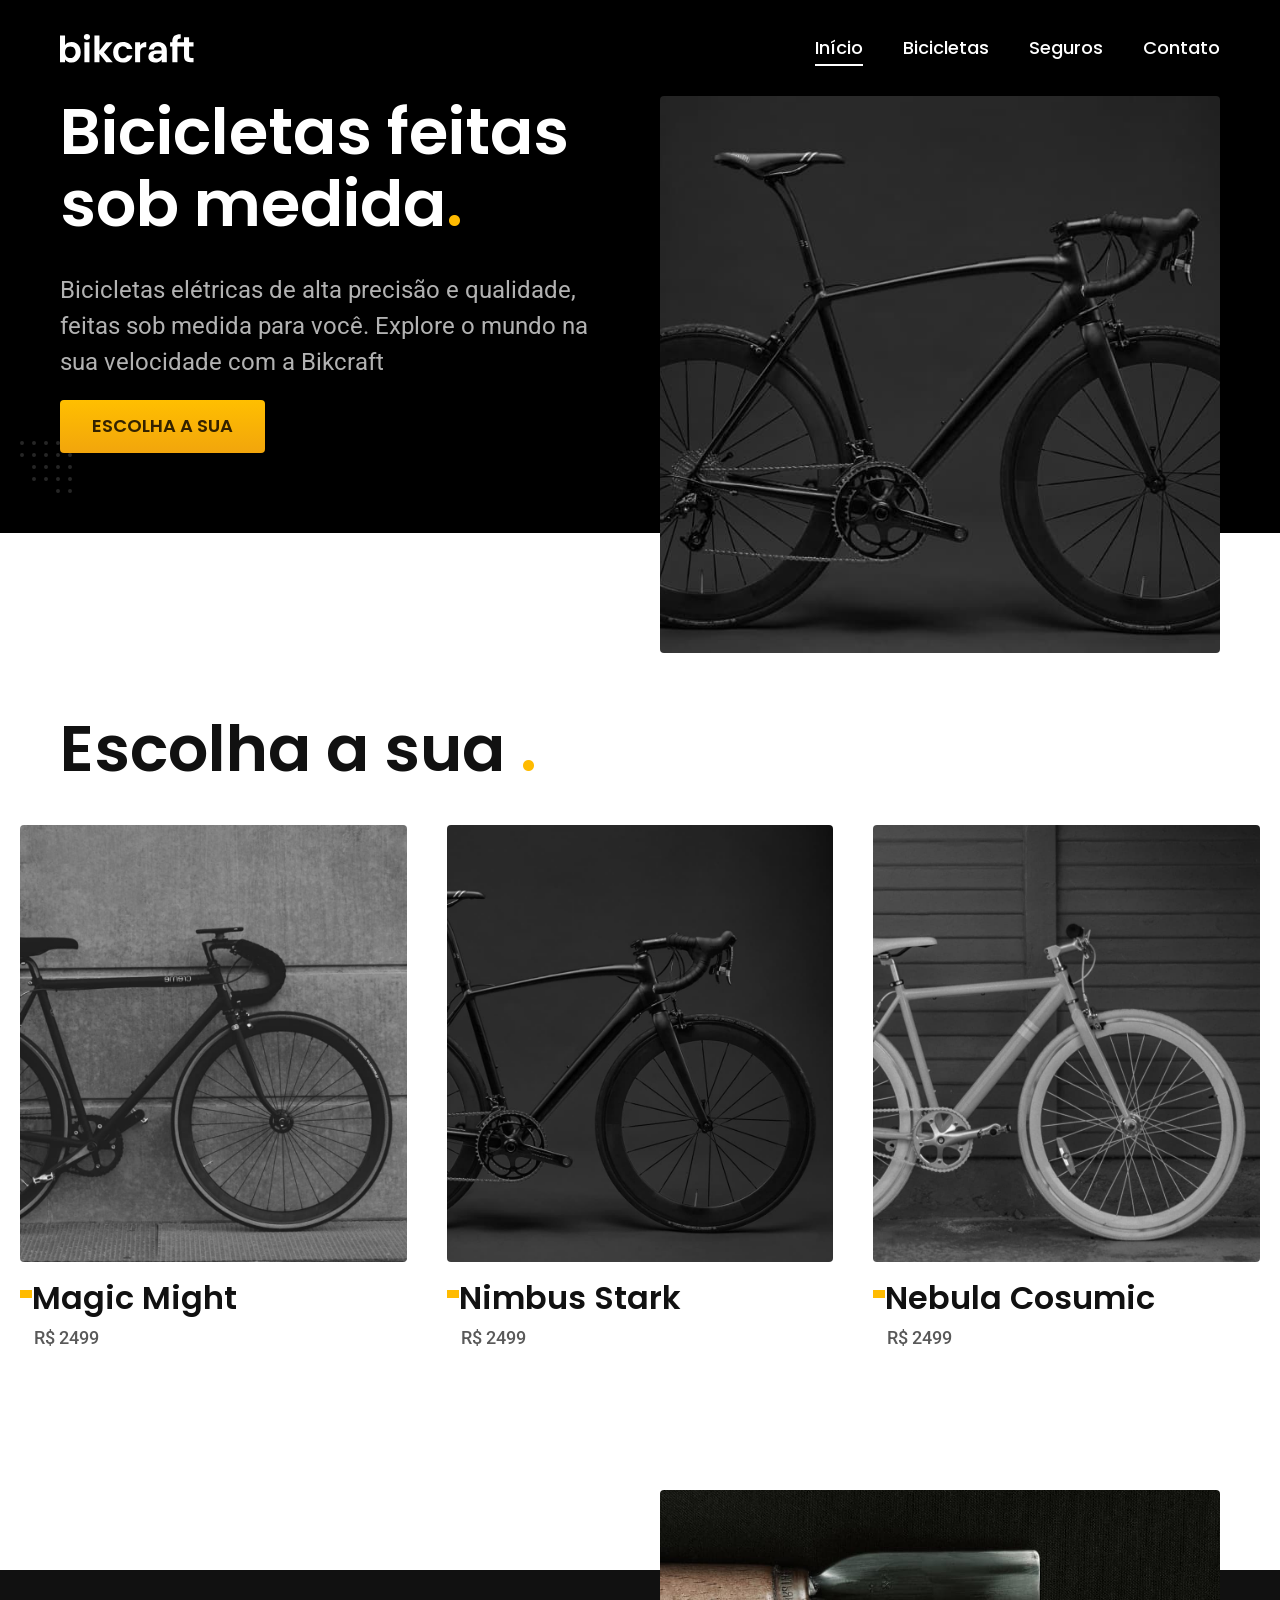
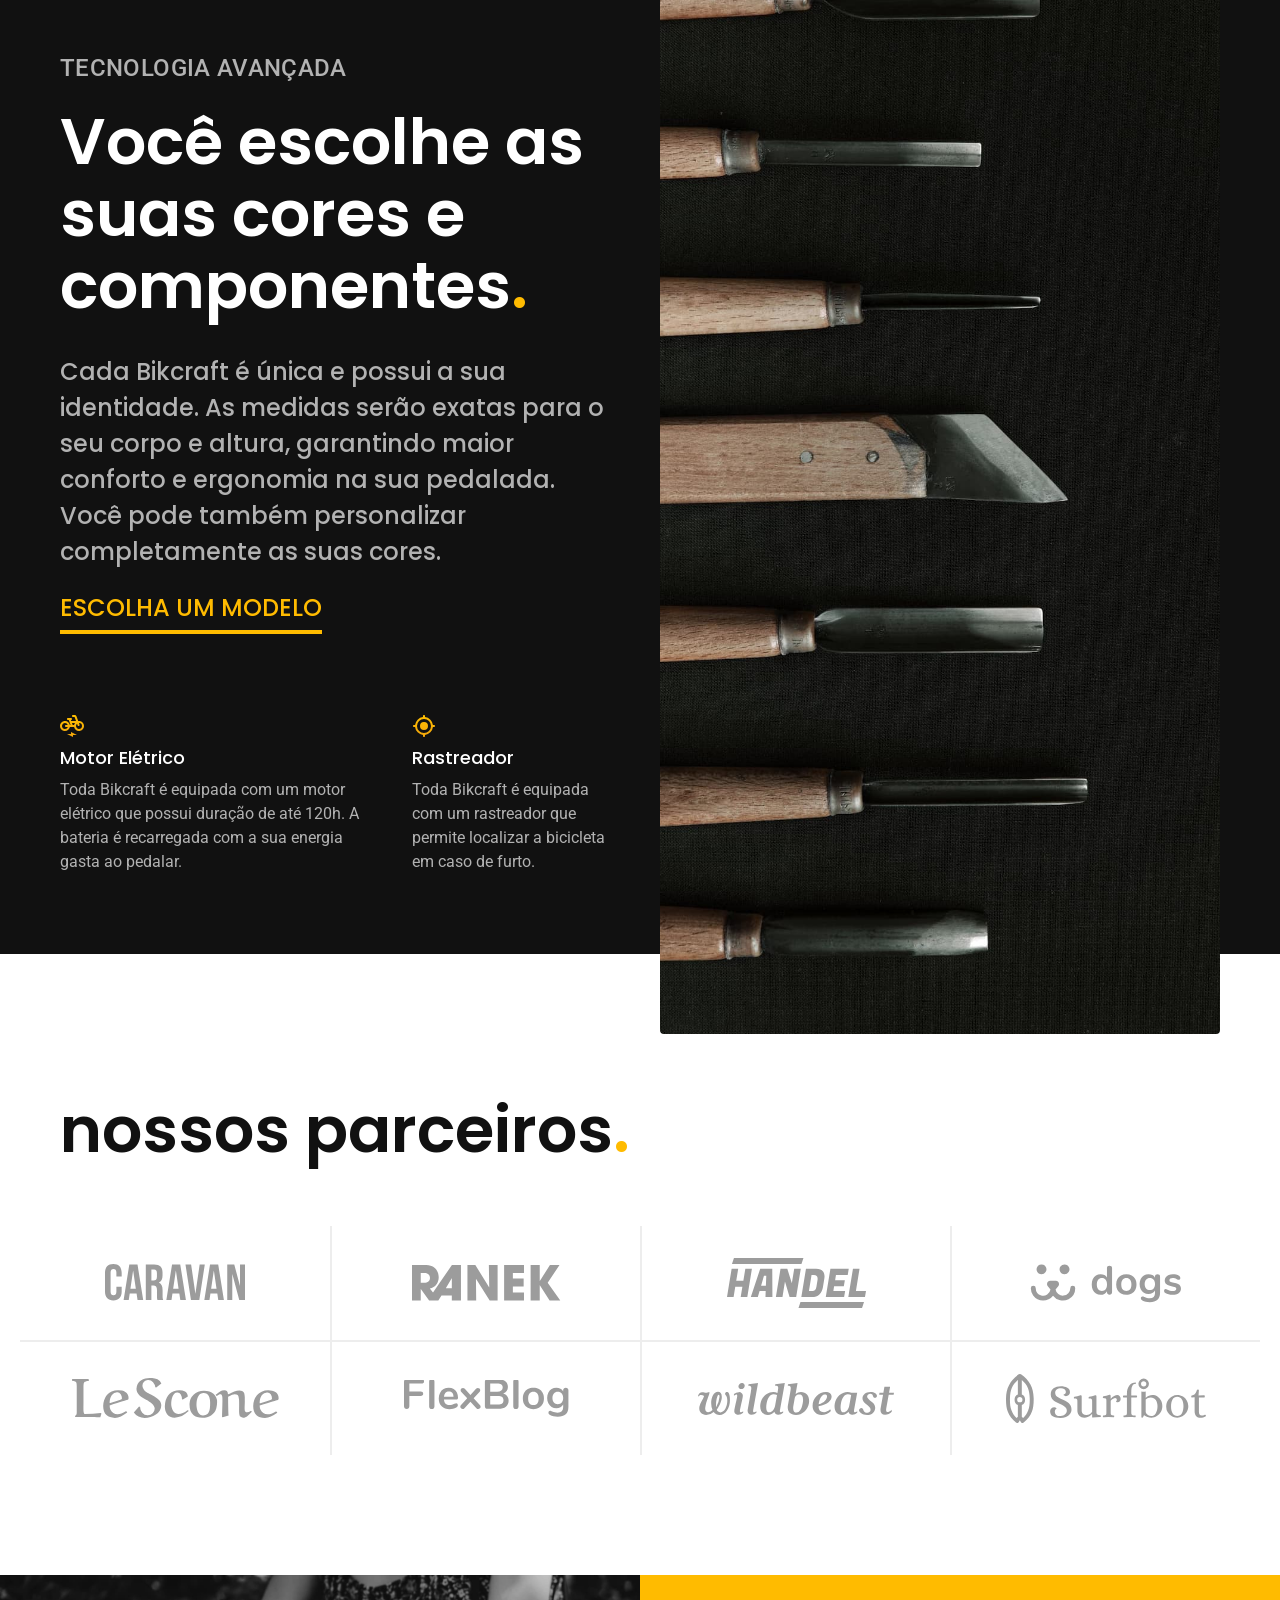
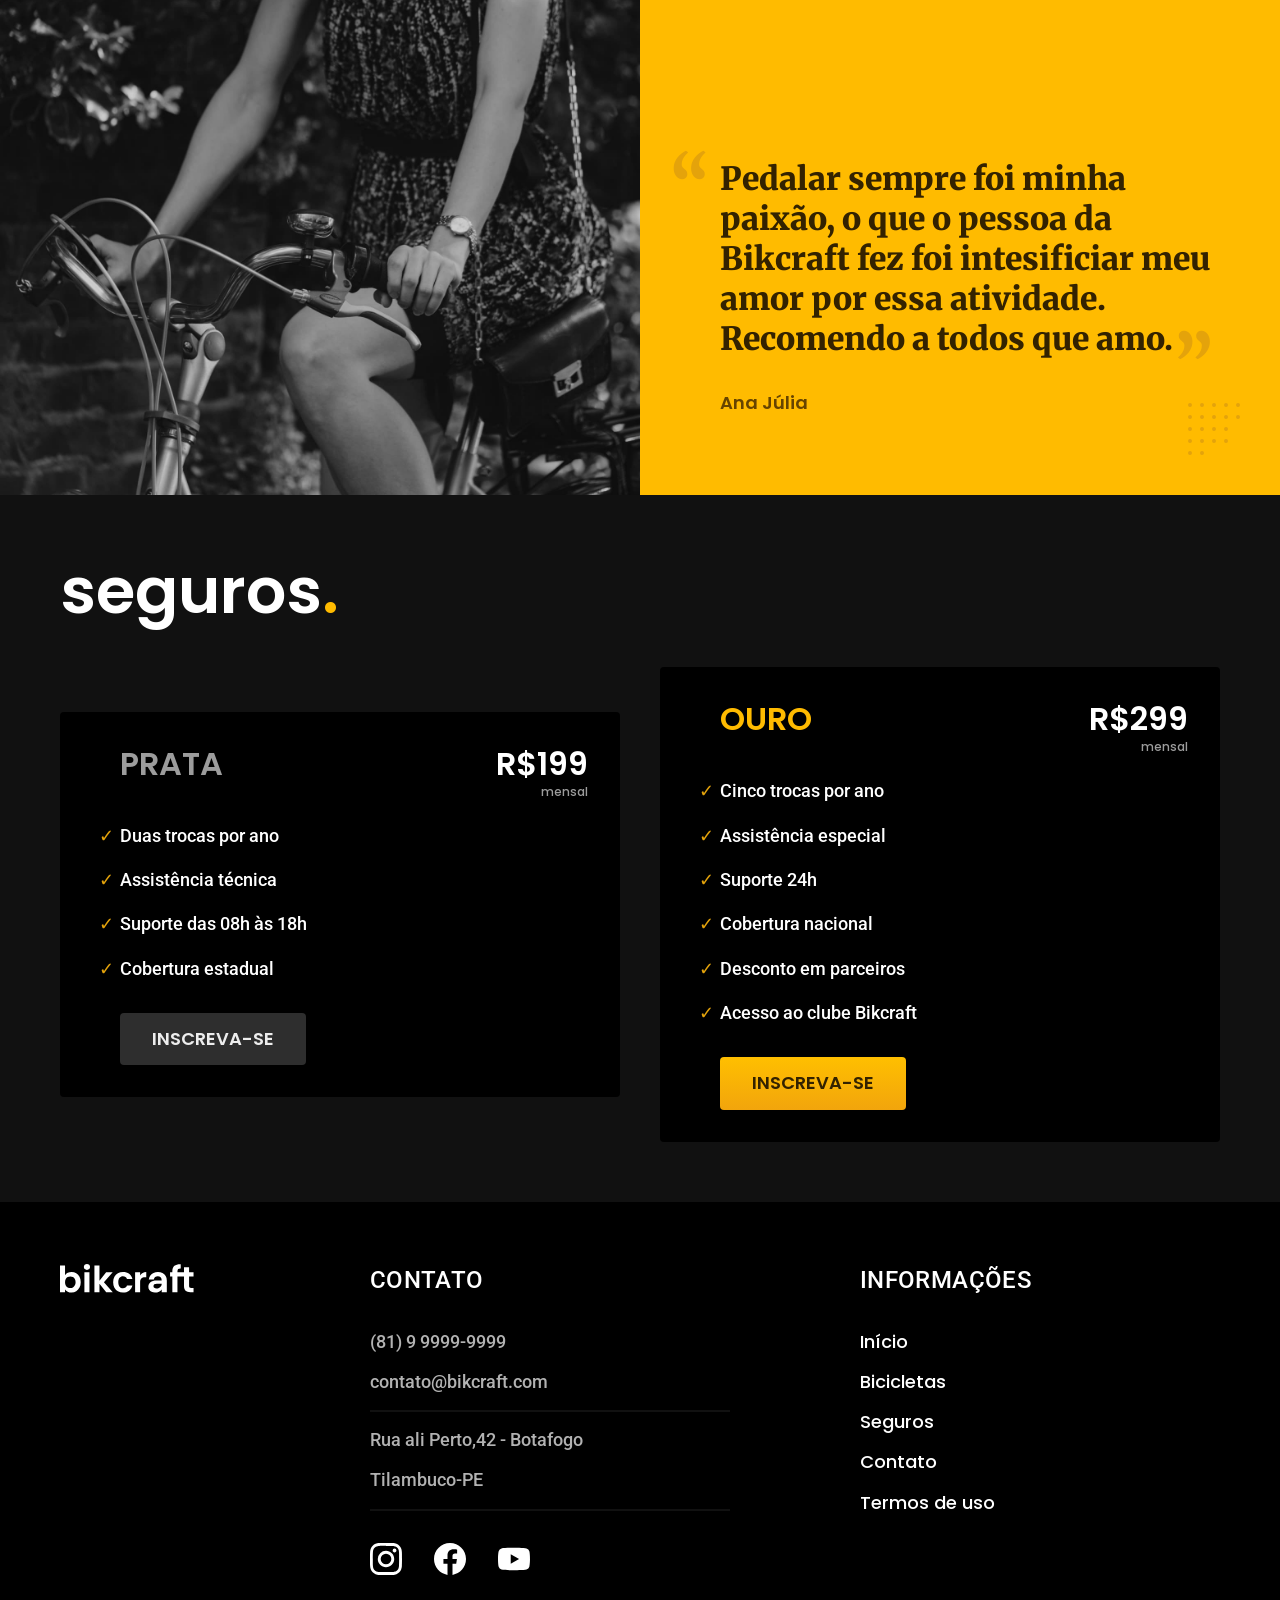
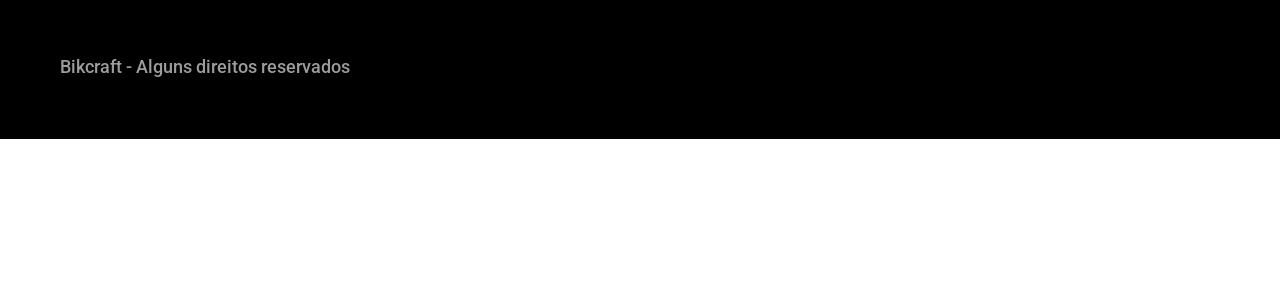
<file: index.html>
<!DOCTYPE html>
<html lang="pt-br">

  <head>
    <meta charset="UTF-8">
    <meta name="viewport" content="width=device-width, initial-scale=1.0">
    <title>Bikcraft - Bicicletas Elétricas</title>
    <meta name="description"
      content="Bicicletas elétricas de alta precisão e qualidade, feitas sob medida para você. Explore o mundo na sua velocidade com a Bikcraft.">
    <link rel="icon" href="favicon.svg" type="image/svg+xml">
    <link rel="preload" href="./css/style.min.css" as="style">
    <link rel="stylesheet" href="./css/style.min.css">
    <link rel="preconnect" href="https://fonts.googleapis.com">
    <link rel="preconnect" href="https://fonts.gstatic.com" crossorigin>
    <link
      href="https://fonts.googleapis.com/css2?family=Poppins:wght@400;600&family=Roboto:ital,wght@0,500;1,500&display=swap"
      rel="stylesheet">
    <link href="https://fonts.googleapis.com/css2?family=Merriweather:ital,opsz@1,18..144&display=swap"
      rel="stylesheet">

    <script>document.documentElement.classList.add('js')</script>
  </head>

  <body>
    <header class="header-bg">
      <div class="header container">
        <a href="./"><img src="./img/bikcraft.svg" alt="Bikcraft" width="136" height="32"></a>
        <nav aria-label="Principal">
          <ul class="header-menu font-1-m cor-0">
            <li><a href="./index.html">Início</a></li>
            <li><a href="./bicicletas.html">Bicicletas</a></li>
            <li><a href="./seguros.html">Seguros</a></li>
            <li><a href="./contato.html">Contato</a></li>
          </ul>
        </nav>
      </div>
    </header>


    <main class="introducao-bg">
      <div class="container introducao">
        <div class="introducao-conteudo">
          <h1 class="font-1-xxl fadeInDown" data-anime="200">Bicicletas feitas sob medida<span class="cor-p1">.</span>
          </h1>
          <p class="font-2-l fadeInDown" data-anime="400">Bicicletas elétricas de alta precisão e qualidade, feitas sob
            medida para
            você. Explore
            o mundo na sua
            velocidade com a Bikcraft</p>
          <a class="botao fadeInDown" href="./bicicletas.html" data-anime="600">Escolha a sua</a>
        </div>
        <picture data-anime="800">
          <source srcset="./img/bicicletas/nimbus.jpg" media="(max-width: 800px)">
          <img src="./img/fotos/introducao.jpg" alt="Bicicleta elétrica preta." width="1280" height="1600">
        </picture>
      </div>
    </main>

    <article class="bicicletas-lista">
      <h2 class="container font-1-xxl">Escolha a sua <span class="cor-p1">.</span></h2>
      <ul>
        <li>
          <a href="./bicicletas/magic.html">
            <img src="./img/bicicletas/magic-home.jpg" alt="Bicicleta Preta" width="920" height="1040">
            <h3 class="font-1-xl">Magic Might</h3>
            <span class="font-2-m cor-8">R$ 2499</span>
          </a>
        </li>
        <li>
          <a href="./bicicletas/nimbus.html">
            <img src="./img/bicicletas/nimbus-home.jpg" alt="Bicicleta Preta" width="920" height="1040">
            <h3 class="font-1-xl">Nimbus Stark</h3>
            <span class="font-2-m cor-8">R$ 2499</span>
          </a>
        </li>
        <li>
          <a href="./bicicletas/nebula.html">
            <img src="./img/bicicletas/nebula-home.jpg" alt="Bicicleta Preta" width="920" height="1040">
            <h3 class="font-1-xl">Nebula Cosumic</h3>
            <span class="font-2-m cor-8">R$ 2499</span>
          </a>
        </li>
      </ul>

    </article>

    <article class="tecnologia-bg">
      <div class="tecnologia container">
        <div class="tecnologia-conteudo">
          <span class="font-2-l-b cor-5">Tecnologia Avançada</span>
          <h2 class="font-1-xxl cor-0">Você escolhe as suas cores e componentes<span class="cor-p1">.</span></h2>
          <p class="font-1-l cor-5">Cada Bikcraft é única e possui a sua identidade. As medidas serão exatas para o seu
            corpo e altura,
            garantindo maior conforto e ergonomia na sua pedalada. Você pode também personalizar completamente as suas
            cores.</p>
          <a class="link" href="./bicicletas.html">Escolha um modelo</a>
          <div class="tecnologia-vantagens">
            <div>
              <img src="./img/icones/eletrica.svg" alt="" width="32" height="32">
              <h3 class="font-1-m cor-0">Motor Elétrico</h3>
              <p class="font-2-s cor-5">Toda Bikcraft é equipada com um motor elétrico que possui duração de até 120h. A
                bateria é recarregada
                com a sua energia gasta ao pedalar.</p>
            </div>
            <div>
              <img src="./img/icones/rastreador.svg" alt="" width="32" height="32">
              <h3 class="font-1-m cor-0">Rastreador</h3>
              <p class="font-2-s cor-5">Toda Bikcraft é equipada com um rastreador que permite localizar a bicicleta em
                caso de furto.</p>
            </div>
          </div>
        </div>
        <div class="tecnologia-imagem">
          <img src="./img/fotos/tecnologia.jpg" alt="" width="1200" height="1920">
        </div>
      </div>

    </article>

    <section class="parceiros" aria-label="Nossos Parceiros">
      <h2 class="container font-1-xxl">nossos parceiros<span class="cor-p1">.</span></h2>

      <ul>
        <li><img src="./img/parceiros/caravan.svg" alt="caravan" width="140" height="38"></li>
        <li><img src="./img/parceiros/ranek.svg" alt="ranek" width="149" height="36"></li>
        <li><img src="./img/parceiros/handel.svg" alt="handel" width="139" height="50"></li>
        <li><img src="./img/parceiros/dogs.svg" alt="dogs" width="152" height="39"></li>
        <li><img src="./img/parceiros/lescone.svg" alt="lescone" width="208" height="41"></li>
        <li><img src="./img/parceiros/flexblog.svg" alt="flexblog" width="165" height="38"></li>
        <li><img src="./img/parceiros/wildbeast.svg" alt="wildbeast" width="196" height="34"></li>
        <li><img src="./img/parceiros/surfbot.svg" alt="surfbot" width="200" height="49"></li>
      </ul>
    </section>

    <section class="depoimento" aria-label="depoimento">
      <div><img src="./img/fotos/depoimento.jpg" alt="Pessoa pedalando uma bicicleta Bikcraft" width="1560"
          height="1360"></div>
      <div class="depoimento-conteudo">
        <blockquote class="font-1-xl cor-p5">
          <p>Pedalar sempre foi minha paixão, o que o pessoa da Bikcraft fez foi intesificiar meu amor por essa
            atividade.
            Recomendo a todos que amo.</p>
        </blockquote>
        <span class="font-1-m-b cor-p4">Ana Júlia</span>
      </div>
    </section>

    <article class="seguros-bg">
      <div class="seguros container">
        <h2 class="font-1-xxl cor-0">seguros<span class="cor-p1">.</span></h2>
        <div class="seguros-item">
          <h3 class="font-1-xl cor-6">PRATA</h3>
          <span class="font-1-xl cor-0">R$199 <span class="font-1-xs cor-6">mensal</span></span>
          <ul class="font-2-m cor-0">
            <li>Duas trocas por ano</li>
            <li>Assistência técnica</li>
            <li>Suporte das 08h às 18h</li>
            <li>Cobertura estadual</li>
          </ul>
          <a class="botao secundario" href="./orcamento.html">Inscreva-se</a>
        </div>
        <div class="seguros-item">
          <h3 class="font-1-xl cor-p1">OURO</h3>
          <span class="font-1-xl cor-0">R$299 <span class="font-1-xs cor-6">mensal</span></span>
          <ul class="font-2-m cor-0">
            <li>Cinco trocas por ano</li>
            <li>Assistência especial</li>
            <li>Suporte 24h</li>
            <li>Cobertura nacional</li>
            <li>Desconto em parceiros</li>
            <li>Acesso ao clube Bikcraft</li>
          </ul>
          <a class="botao" href="./orcamento.html">Inscreva-se</a>
        </div>
      </div>
    </article>

    <footer class="footer-bg">
      <div class="footer container">
        <img src="./img/bikcraft.svg" alt="Bikcraft" width="136" height="32">
        <div class="footer-contato">
          <h3 class="font-2-l-b cor-0">Contato</h3>
          <ul class="font-2-m cor-5">
            <li><a href="tel:+5581999999999">(81)&nbsp;9&nbsp;9999&#8209;9999</a></li>
            <li><a href="mailto:contato@bikcraft.com">contato@bikcraft.com</a></li>
            <li>Rua ali Perto,42 - Botafogo</li>
            <li>Tilambuco-PE</li>
          </ul>
          <div class="footer-redes">
            <a href="./"><img src="./img/redes/instagram.svg" alt="Instagram" width="32" height="32"></a>
            <a href="./"><img src="./img/redes/facebook.svg" alt="Facebook" width="32" height="32"></a>
            <a href="./"><img src="./img/redes/youtube.svg" alt="YouTube" width="32" height="32"></a>
          </div>
        </div>
        <div class="footer-informacoes">
          <h3 class="font-2-l-b cor-0">Informações</h3>
          <nav aria-label="Secundária">
            <ul class="font-1-m cor-0">
              <li><a href="./index.html">Início</a></li>
              <li><a href="./bicicletas.html">Bicicletas</a></li>
              <li><a href="./seguros.html">Seguros</a></li>
              <li><a href="./contato.html">Contato</a></li>
              <li><a href="./termos.html">Termos de uso</a></li>
            </ul>
          </nav>
        </div>
        <p class="footer-copy font-2-m cor-6">Bikcraft - Alguns direitos reservados</p>
      </div>
    </footer>

    <script src="./js/plugins/simple-anime.js"></script>
    <script src="/js/script.js"></script>
  </body>

</html>
</file>
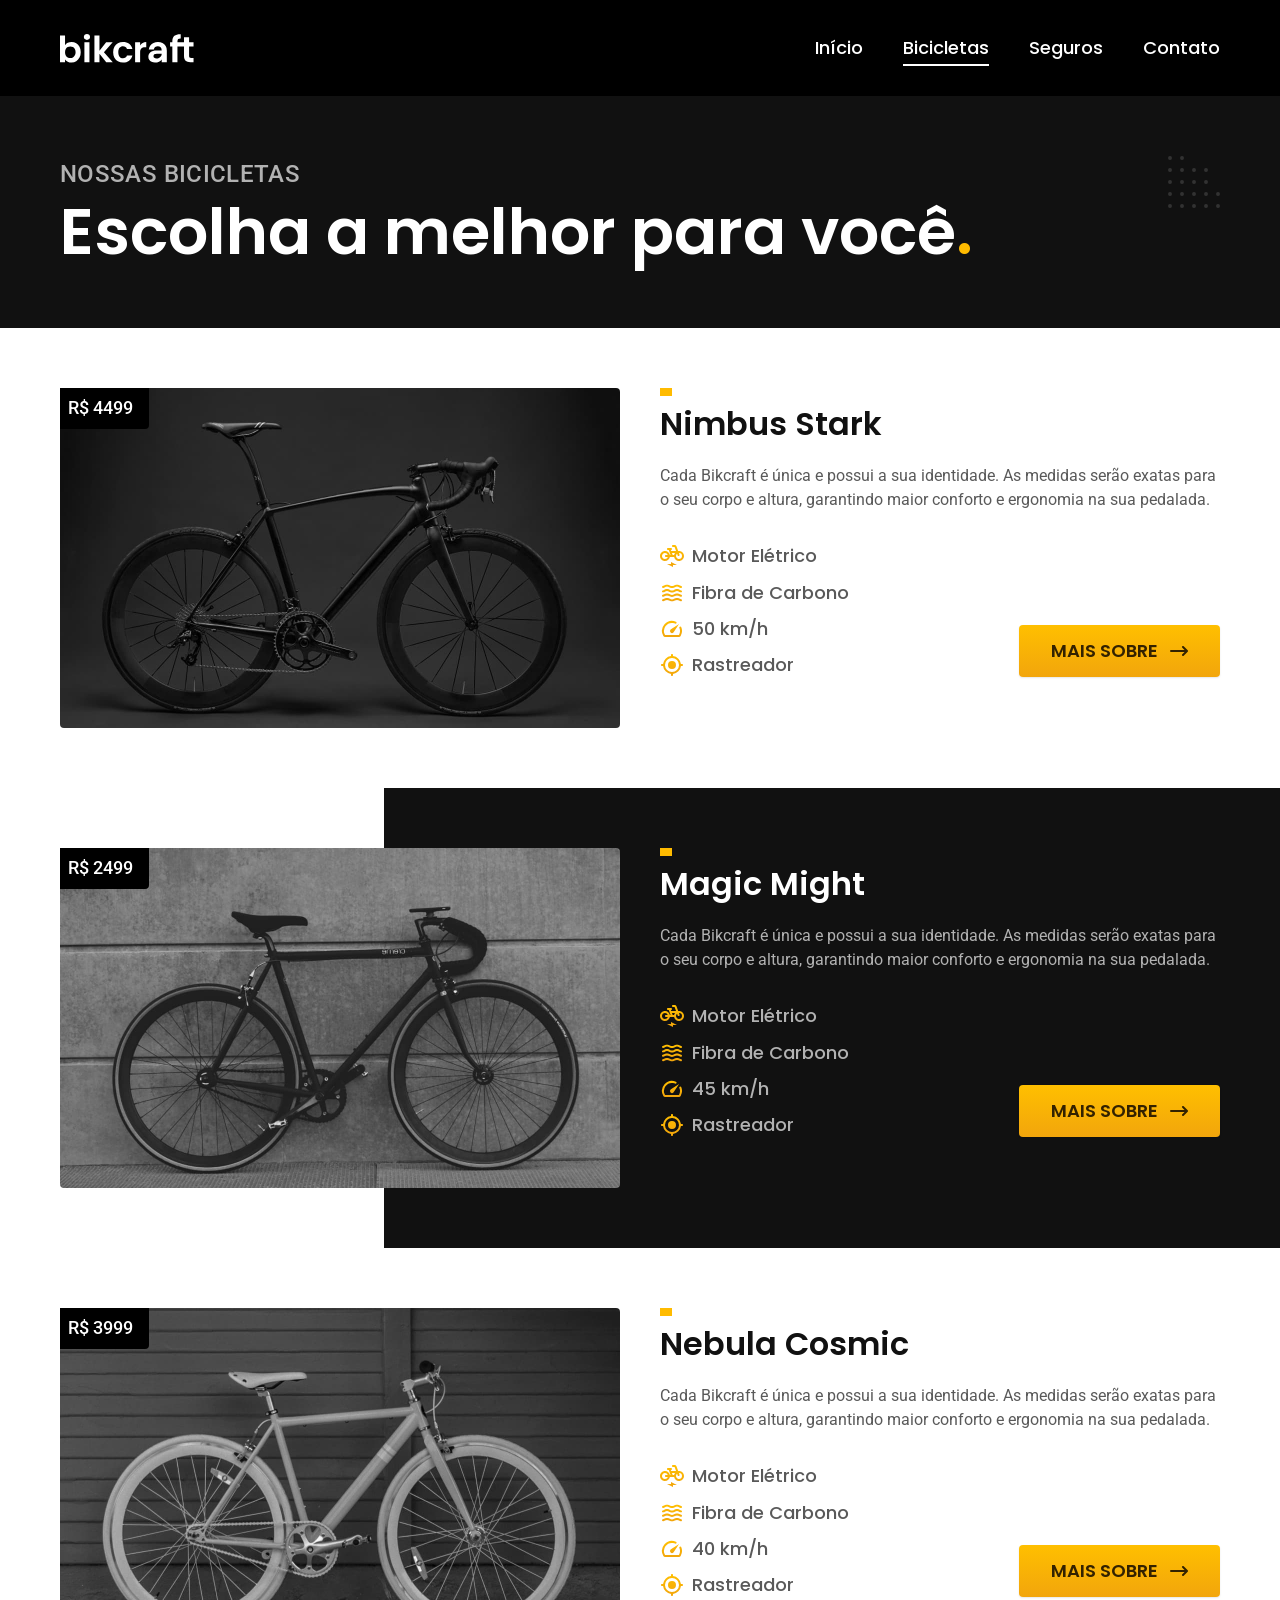
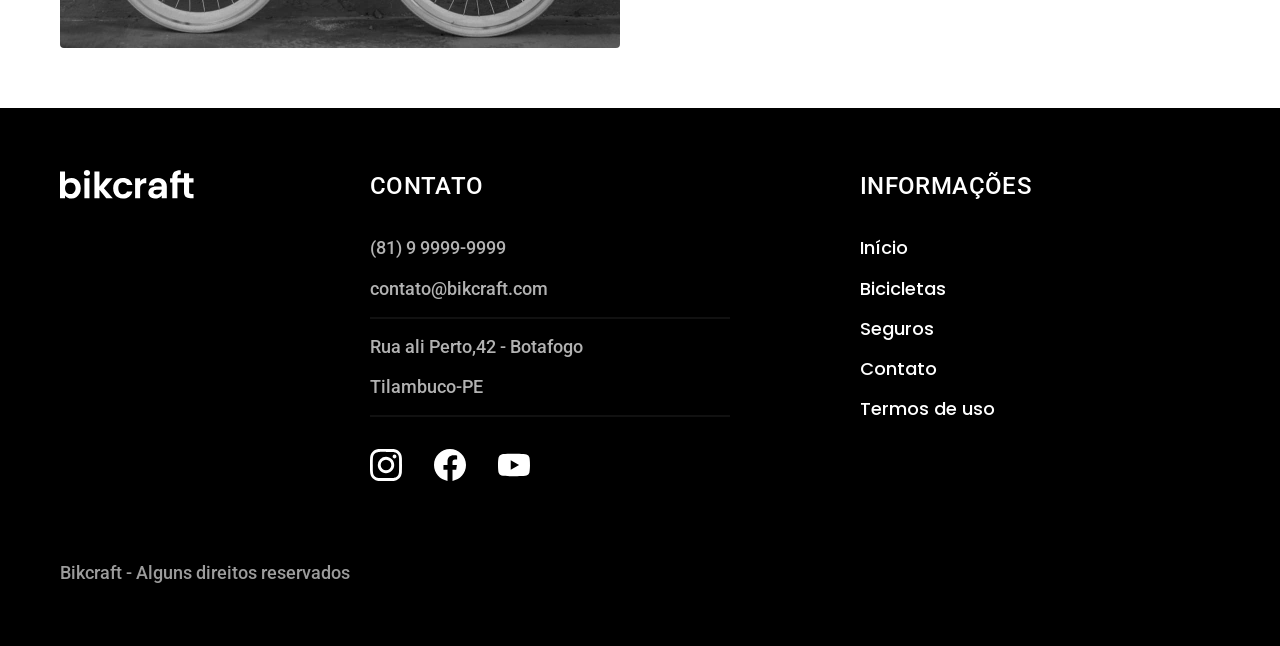
<file: bicicletas.html>
<!DOCTYPE html>
<html lang="pt-br">

  <head>
    <meta charset="UTF-8">
    <meta name="viewport" content="width=device-width, initial-scale=1.0">
    <title>Bicicletas | Bikcraft</title>
    <meta name="description"
      content="Bicicletas elétricas de alta precisão e qualidade, feitas sob medida para você. Explore o mundo na sua velocidade com a Bikcraft.">
    <link rel="icon" href="favicon.svg" type="image/svg+xml">
    <link rel="preload" href="./css/style.min.css" as="style">
    <link rel="stylesheet" href="./css/style.min.css">
    <link rel="preconnect" href="https://fonts.googleapis.com">
    <link rel="preconnect" href="https://fonts.gstatic.com" crossorigin>
    <link
      href="https://fonts.googleapis.com/css2?family=Poppins:wght@400;600&family=Roboto:ital,wght@0,500;1,500&display=swap"
      rel="stylesheet">
    <link href="https://fonts.googleapis.com/css2?family=Merriweather:ital,opsz@1,18..144&display=swap"
      rel="stylesheet">
    <script>document.documentElement.classList.add('js')</script>
  </head>

  <body id="bicicletas">
    <header class="header-bg">
      <div class="header container">
        <a href="./"><img src="./img/bikcraft.svg" alt="Bikcraft" width="136" height="32"></a>
        <nav aria-label="Principal">
          <ul class="header-menu font-1-m cor-0">
            <li><a href="./index.html">Início</a></li>
            <li><a href="./bicicletas.html">Bicicletas</a></li>
            <li><a href="./seguros.html">Seguros</a></li>
            <li><a href="./contato.html">Contato</a></li>
          </ul>
        </nav>
      </div>
    </header>

    <main>
      <div class="titulo-bg">
        <div class="titulo container">
          <p class="font-2-l-b cor-5">nossas bicicletas</p>
          <h1 class="font-1-xxl cor-0">Escolha a melhor para você<span class="cor-p1">.</span></h1>
        </div>
      </div>


      <div class="bicicletas container">
        <div class="bicicletas-imagem">
          <img src="./img/bicicletas/nimbus.jpg" alt="Bicicleta preta" width="1120" height="680">
          <span class="font-2-m cor-0">R$ 4499</span>
        </div>
        <div class="bicicletas-conteudo">
          <h2 class="font-1-xl">Nimbus Stark</h2>
          <p class="font-2-s cor-8">Cada Bikcraft é única e possui a sua identidade. As medidas serão exatas para o
            seu corpo e altura, garantindo maior conforto e ergonomia na sua pedalada.</p>
          <ul class="font-1-m cor-8">
            <li><img src="./img/icones/eletrica.svg" alt="" width="32" height="32"> Motor Elétrico</li>
            <li><img src="./img/icones/carbono.svg" alt="" width="32" height="32"> Fibra de Carbono</li>
            <li><img src="./img/icones/velocidade.svg" alt="" width="32" height="32"> 50 km/h</li>
            <li><img src="./img/icones/rastreador.svg" alt="" width="32" height="32"> Rastreador</li>
          </ul>
          <a class="botao seta" href="./bicicletas/nebula.html">Mais Sobre</a>
        </div>
      </div>


      <div class="bicicletas-bg">
        <div class="bicicletas container">
          <div class="bicicletas-imagem">
            <img src="./img/bicicletas/magic.jpg" alt="Bicicleta preta" width="1120" height="680">
            <span class="font-2-m cor-0">R$ 2499</span>
          </div>
          <div class="bicicletas-conteudo">
            <h2 class="font-1-xl cor-0">Magic Might</h2>
            <p class="font-2-s cor-5">Cada Bikcraft é única e possui a sua identidade. As medidas serão exatas para o
              seu corpo e altura, garantindo maior conforto e ergonomia na sua pedalada.</p>
            <ul class="font-1-m cor-5">
              <li><img src="./img/icones/eletrica.svg" alt="" width="32" height="32"> Motor Elétrico</li>
              <li><img src="./img/icones/carbono.svg" alt="" width="32" height="32"> Fibra de Carbono</li>
              <li><img src="./img/icones/velocidade.svg" alt="" width="32" height="32"> 45 km/h</li>
              <li><img src="./img/icones/rastreador.svg" alt="" width="32" height="32"> Rastreador</li>
            </ul>
            <a class="botao seta" href="./bicicletas/nebula.html">Mais Sobre</a>
          </div>
        </div>
      </div>


      <div class="bicicletas container">
        <div class="bicicletas-imagem">
          <img src="./img/bicicletas/nebula.jpg" alt="Bicicleta preta" width="1120" height="680">
          <span class="font-2-m cor-0">R$ 3999</span>
        </div>
        <div class="bicicletas-conteudo">
          <h2 class="font-1-xl">Nebula Cosmic</h2>
          <p class="font-2-s cor-8">Cada Bikcraft é única e possui a sua identidade. As medidas serão exatas para o
            seu corpo e altura, garantindo maior conforto e ergonomia na sua pedalada.</p>
          <ul class="font-1-m cor-8">
            <li><img src="./img/icones/eletrica.svg" alt="" width="32" height="32"> Motor Elétrico</li>
            <li><img src="./img/icones/carbono.svg" alt="" width="32" height="32"> Fibra de Carbono</li>
            <li><img src="./img/icones/velocidade.svg" alt="" width="32" height="32"> 40 km/h</li>
            <li><img src="./img/icones/rastreador.svg" alt="" width="32" height="32"> Rastreador</li>
          </ul>
          <a class="botao seta" href="./bicicletas/nebula.html">Mais Sobre</a>
        </div>
      </div>

    </main>

    <footer class="footer-bg">
      <div class="footer container">
        <img src="./img/bikcraft.svg" alt="Bikcraft" width="136" height="32">
        <div class="footer-contato">
          <h3 class="font-2-l-b cor-0">Contato</h3>
          <ul class="font-2-m cor-5">
            <li><a href="tel:+5581999999999">(81)&nbsp;9&nbsp;9999&#8209;9999</a></li>
            <li><a href="mailto:contato@bikcraft.com">contato@bikcraft.com</a></li>
            <li>Rua ali Perto,42 - Botafogo</li>
            <li>Tilambuco-PE</li>
          </ul>
          <div class="footer-redes">
            <a href="./"><img src="./img/redes/instagram.svg" alt="Instagram" width="32" height="32"></a>
            <a href="./"><img src="./img/redes/facebook.svg" alt="Facebook" width="32" height="32"></a>
            <a href="./"><img src="./img/redes/youtube.svg" alt="YouTube" width="32" height="32"></a>
          </div>
        </div>
        <div class="footer-informacoes">
          <h3 class="font-2-l-b cor-0">Informações</h3>
          <nav aria-label="Secundária">
            <ul class="font-1-m cor-0">
              <li><a href="./index.html">Início</a></li>
              <li><a href="./bicicletas.html">Bicicletas</a></li>
              <li><a href="./seguros.html">Seguros</a></li>
              <li><a href="./contato.html">Contato</a></li>
              <li><a href="./termos.html">Termos de uso</a></li>
            </ul>
          </nav>
        </div>
        <p class="footer-copy font-2-m cor-6">Bikcraft - Alguns direitos reservados</p>
      </div>
    </footer>
    <script src="./js/script.js"></script>
  </body>

</html>
</file>
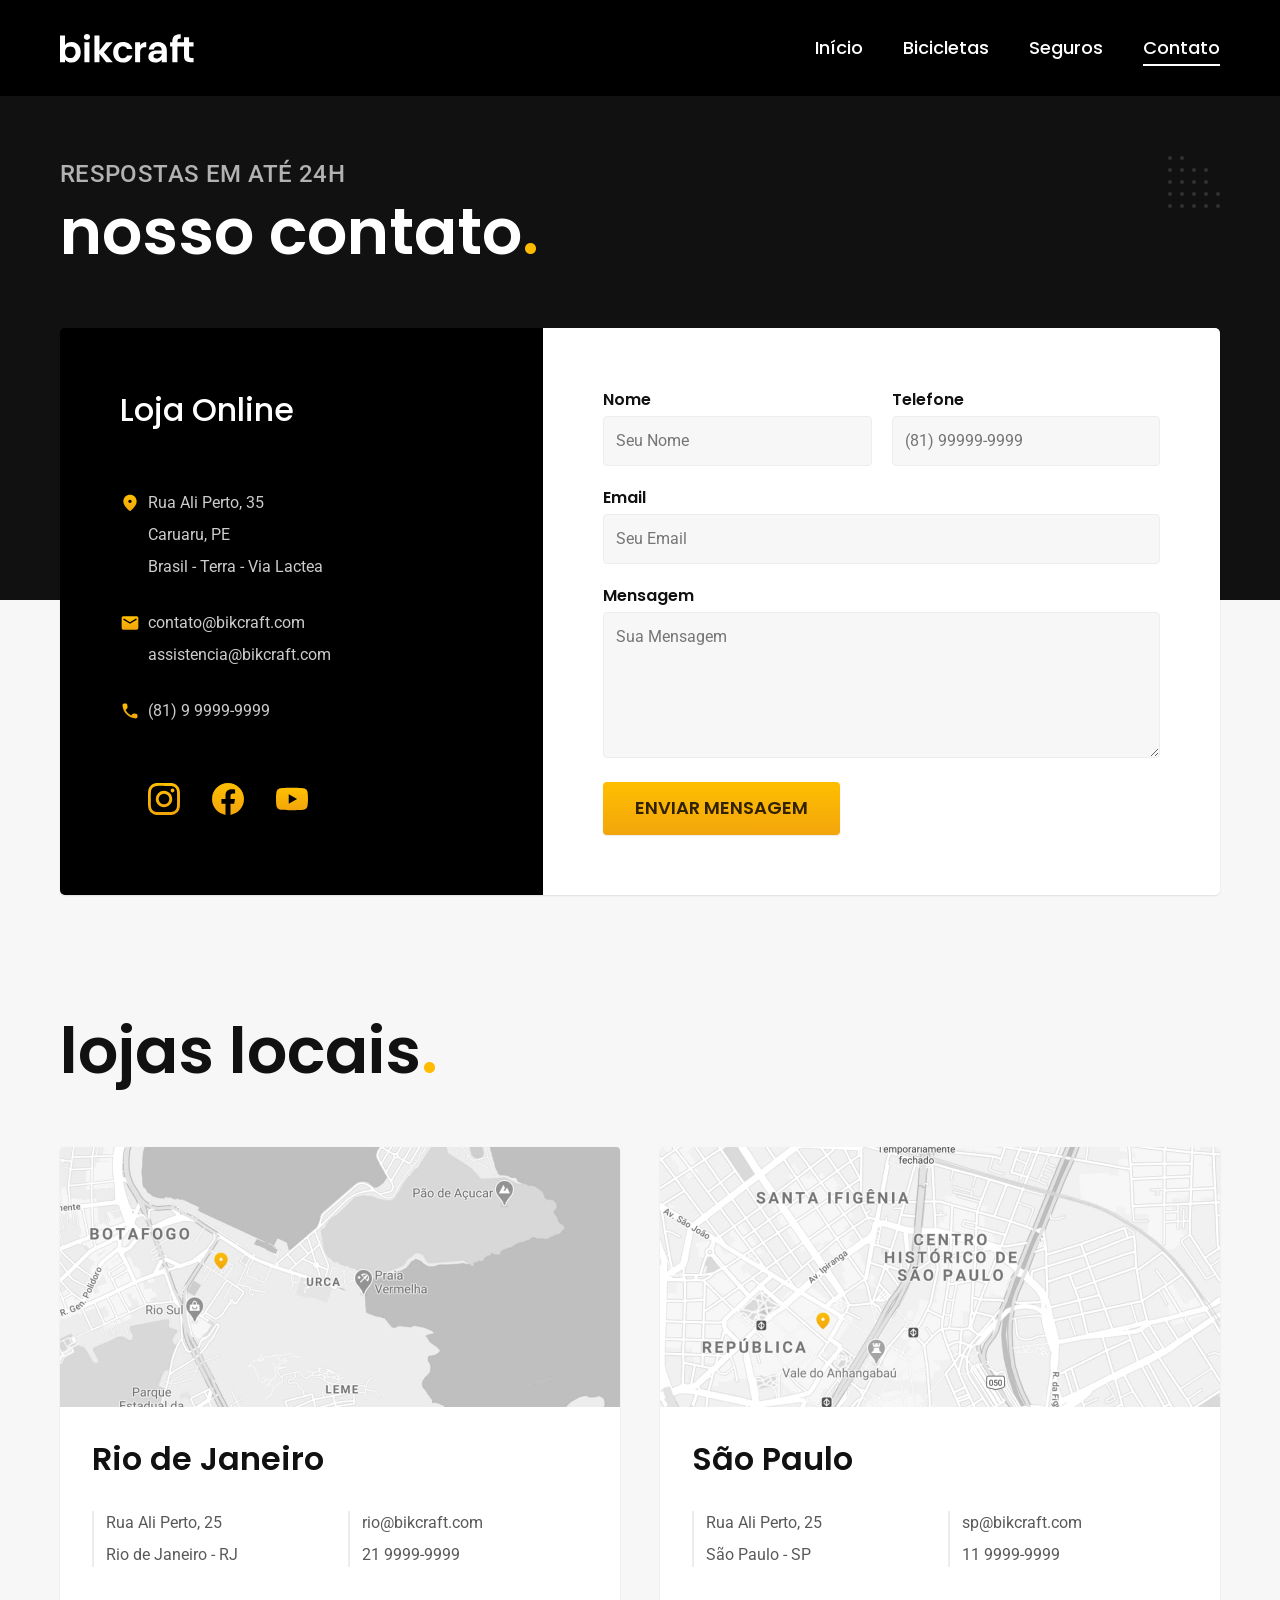
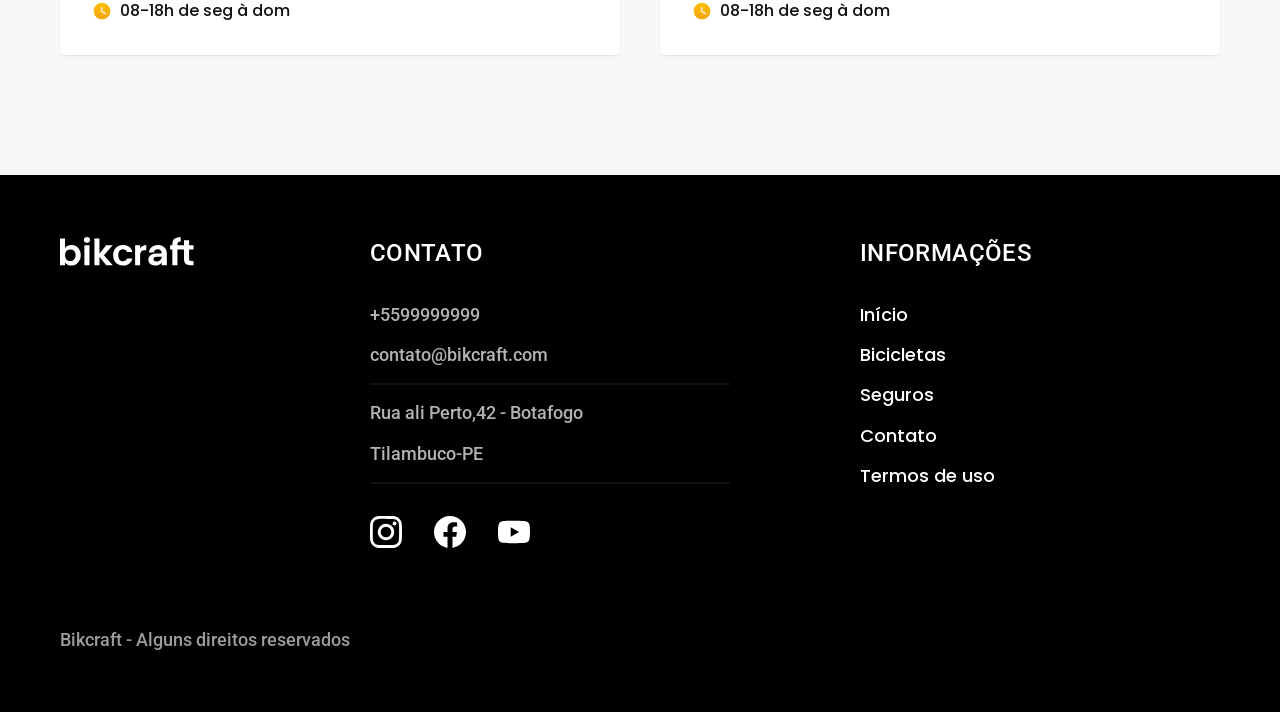
<file: contato.html>
<!DOCTYPE html>
<html lang="pt-br">

  <head>
    <meta charset="UTF-8">
    <meta name="viewport" content="width=device-width, initial-scale=1.0">
    <title>Contato | Bikcraft</title>
    <meta name="description" content="Termos e Condições">
    <link rel="icon" href="favicon.svg" type="image/svg+xml">
    <link rel="preload" href="./css/style.min.css" as="style">
    <link rel="stylesheet" href="./css/style.min.css">
    <link rel="preconnect" href="https://fonts.googleapis.com">
    <link rel="preconnect" href="https://fonts.gstatic.com" crossorigin>
    <link
      href="https://fonts.googleapis.com/css2?family=Poppins:wght@400;600&family=Roboto:ital,wght@0,500;1,500&display=swap"
      rel="stylesheet">
    <link href="https://fonts.googleapis.com/css2?family=Merriweather:ital,opsz@1,18..144&display=swap"
      rel="stylesheet">
    <script>document.documentElement.classList.add('js')</script>
  </head>

  <body id="contato">
    <header class="header-bg">
      <div class="header container">
        <a href="./"><img src="./img/bikcraft.svg" alt="Bikcraft" width="136" height="32"></a>
        <nav aria-label="Principal">
          <ul class="header-menu font-1-m cor-0">
            <li><a href="./index.html">Início</a></li>
            <li><a href="./bicicletas.html">Bicicletas</a></li>
            <li><a href="./seguros.html">Seguros</a></li>
            <li><a href="./contato.html">Contato</a></li>
          </ul>
        </nav>
      </div>
    </header>

    <main>
      <div class="titulo-bg">
        <div class="titulo container">
          <p class="font-2-l-b cor-5">Respostas em até 24h</p>
          <h1 class="font-1-xxl cor-0">nosso contato<span class="cor-p1">.</span></h1>
        </div>
      </div>

      <div class="contato container">
        <section aria-label="Endereço" class="contato-dados">
          <h2 class="font-1-m cor-0">Loja Online</h2>
          <div class="contato-endereco font-2-s cor-4">
            <p>Rua Ali Perto, 35</p>
            <p>Caruaru, PE</p>
            <p>Brasil - Terra - Via Lactea</p>
          </div>
          <address class="contato-meios font-2-s cor-4">
            <a href="mailto:contato@bikcraft.com">contato@bikcraft.com</a>
            <a href="mailto:assistencia@bikcraft.com">assistencia@bikcraft.com</a>
            <a href="tel:+5581999999999">(81)&nbsp;9&nbsp;9999&#8209;9999</a>
          </address>
          <div class="contato-redes">
            <a href="./"><img src="./img/redes/instagram-p.svg" alt="Instagram" width="32" height="32"></a>
            <a href="./"><img src="./img/redes/facebook-p.svg" alt="Facebook" width="32" height="32"></a>
            <a href="./"><img src="./img/redes/youtube-p.svg" alt="YouTube" width="32" height="32"></a>
          </div>
        </section>
        <section aria-label="Formulário" class="contato-formulario">
          <form action="./enviar.php" method="post" class="form">
            <div>
              <label for="nome">Nome</label>
              <input type="text" id="nome" name="nome" placeholder="Seu Nome">
            </div>
            <div>
              <label for="telefone">Telefone</label>
              <input type="text" id="telefone" name="telefone" placeholder="(81) 99999-9999">
            </div>
            <div class="col-2">
              <label for="email">Email</label>
              <input type="email" id="email" name="email" placeholder="Seu Email" required>
            </div>
            <div class="col-2">
              <label for="mensagem">Mensagem</label>
              <textarea rows="5" id="mensagem" name="mensagem" placeholder="Sua Mensagem"></textarea>
            </div>
            <button type="submit" class="botao col-2">Enviar Mensagem</button>
          </form>
        </section>
      </div>

    </main>



    <article class="lojas container">
      <h2 class="font-1-xxl">lojas locais<span class="cor-p1">.</span></h2>
      <div class="lojas-item">
        <img src="./img/lojas/rj.jpg" alt="mapa marcando o endereço da loja no Rio de Janeiro" width="1120"
          height="520">
        <div class="lojas-conteudo">
          <h3 class="font-1-xl">Rio de Janeiro</h3>
          <div class="lojas-dados font-2-s cor-8">
            <p>Rua Ali Perto, 25</p>
            <p>Rio de Janeiro - RJ</p>
          </div>
          <div class="lojas-dados font-2-s cor-8">
            <a href="mailto:rio@bikcraft.com">rio@bikcraft.com</a>
            <a href="tel:+552199999999">21 9999-9999</a>
          </div>
          <p class="lojas-tempo font-1-s"><img src="./img/icones/horario.svg" alt="" width="20" height="20">08-18h de
            seg à dom</p>
        </div>
      </div>
      <div class="lojas-item">
        <img src="./img/lojas/sp.jpg" alt="mapa marcando o endereço da loja no Rio de Janeiro" width="1120"
          height="520">
        <div class="lojas-conteudo">
          <h3 class="font-1-xl">São Paulo</h3>
          <div class="lojas-dados font-2-s cor-8">
            <p>Rua Ali Perto, 25</p>
            <p>São Paulo - SP</p>
          </div>
          <div class="lojas-dados font-2-s cor-8">
            <a href="mailto:rio@bikcraft.com">sp@bikcraft.com</a>
            <a href="tel:+551199999999">11 9999-9999</a>
          </div>
          <p class="lojas-tempo font-1-s"><img src="./img/icones/horario.svg" alt="" width="20" height="20">08-18h de
            seg à dom</p>
        </div>
      </div>
    </article>

    <footer class="footer-bg">
      <div class="footer container">
        <img src="./img/bikcraft.svg" alt="Bikcraft" width="136" height="32">
        <div class="footer-contato">
          <h3 class="font-2-l-b cor-0">Contato</h3>
          <ul class="font-2-m cor-5">
            <li><a href="tel:+558199999999">+5599999999</a></li>
            <li><a href="mailto:contato@bikcraft.com">contato@bikcraft.com</a></li>
            <li>Rua ali Perto,42 - Botafogo</li>
            <li>Tilambuco-PE</li>
          </ul>
          <div class="footer-redes">
            <a href="./"><img src="./img/redes/instagram.svg" alt="Instagram" width="32" height="32"></a>
            <a href="./"><img src="./img/redes/facebook.svg" alt="Facebook" width="32" height="32"></a>
            <a href="./"><img src="./img/redes/youtube.svg" alt="YouTube" width="32" height="32"></a>
          </div>
        </div>
        <div class="footer-informacoes">
          <h3 class="font-2-l-b cor-0">Informações</h3>
          <nav aria-label="Secundária">
            <ul class="font-1-m cor-0">
              <li><a href="./index.html">Início</a></li>
              <li><a href="./bicicletas.html">Bicicletas</a></li>
              <li><a href="./seguros.html">Seguros</a></li>
              <li><a href="./contato.html">Contato</a></li>
              <li><a href="./termos.html">Termos de uso</a></li>
            </ul>
          </nav>
        </div>
        <p class="footer-copy font-2-m cor-6">Bikcraft - Alguns direitos reservados</p>
      </div>
    </footer>
    <script src="./js/script.js"></script>
    <script src="./js/formulario.js"></script>
  </body>

</html>
</file>
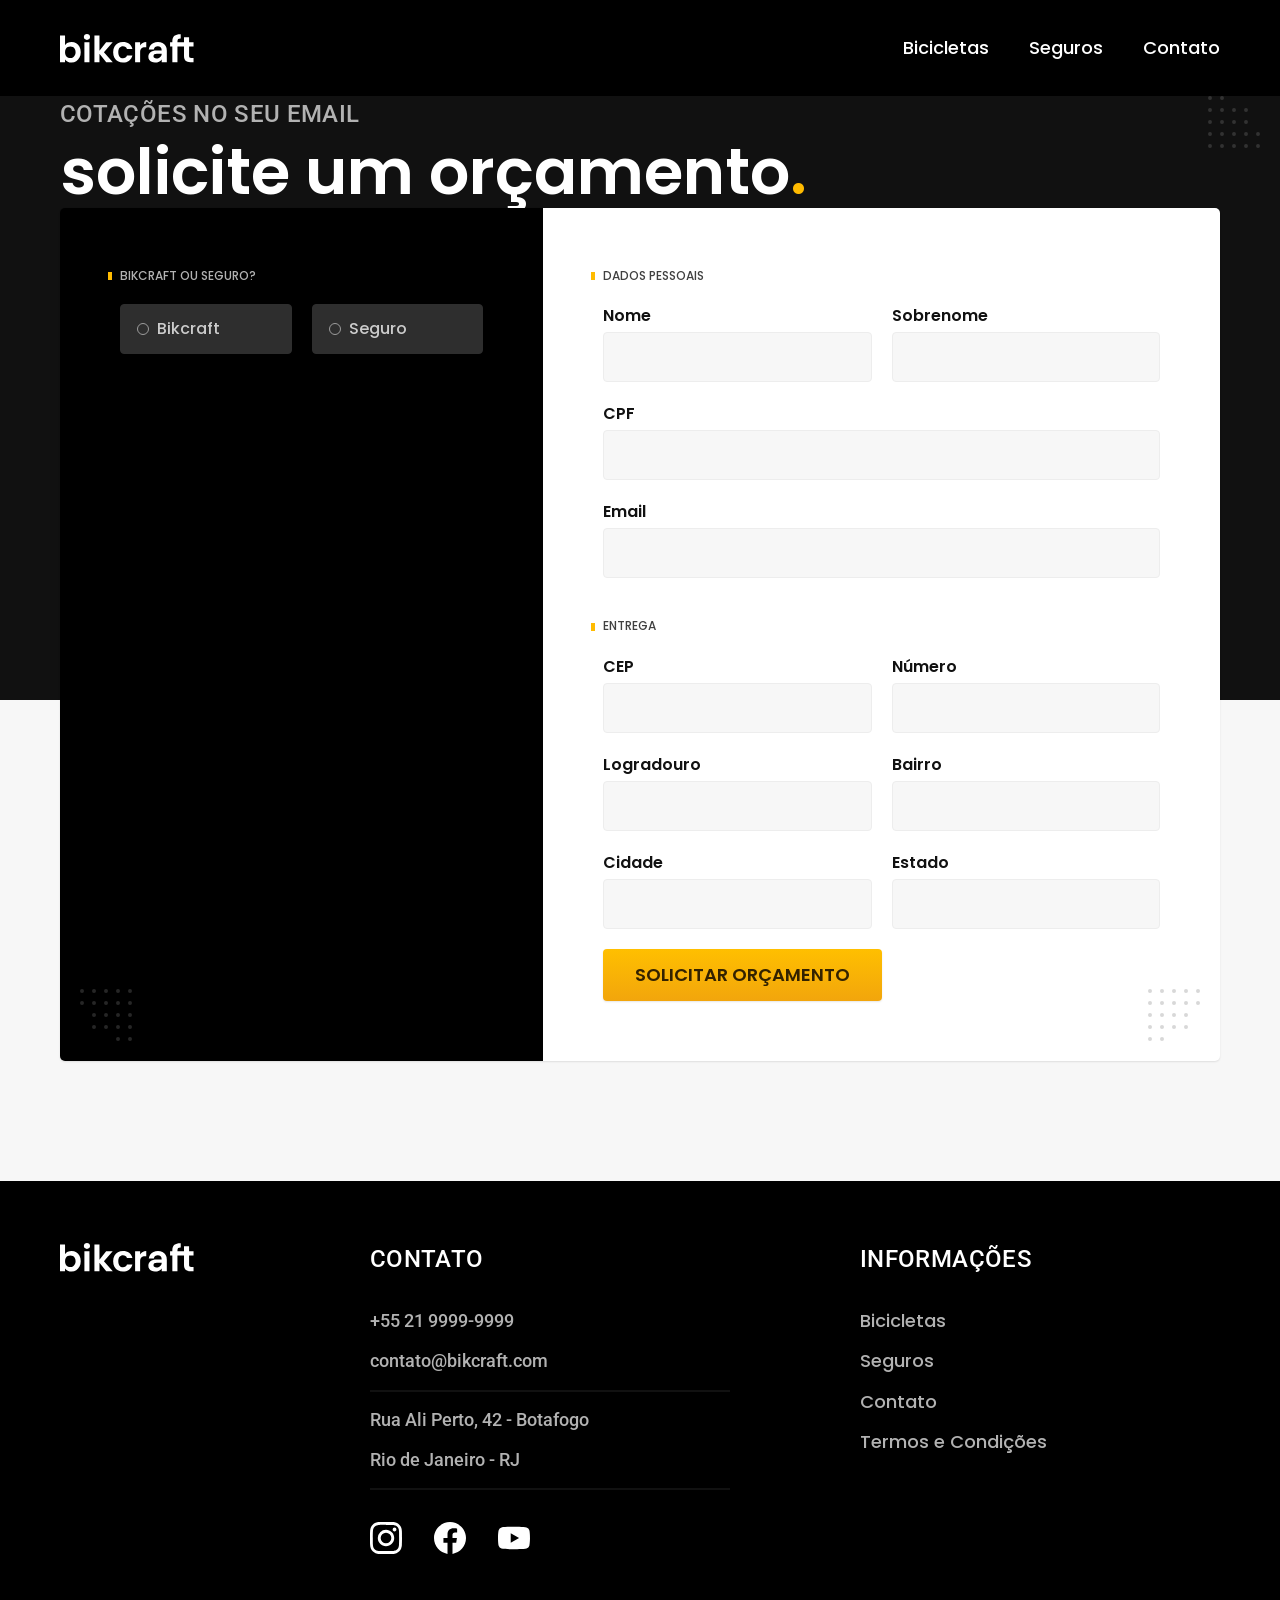
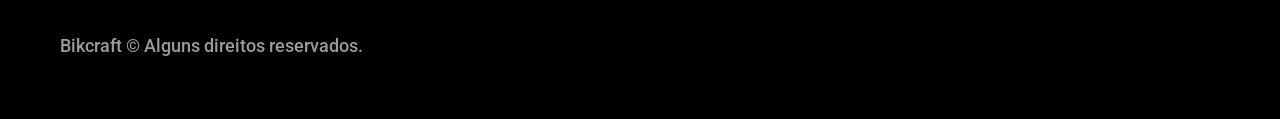
<file: orcamento.html>
<!DOCTYPE html>
<html lang="pt-br">

  <head>
    <meta charset="UTF-8">
    <meta name="viewport" content="width=device-width, initial-scale=1.0">
    <title>Orçamento | Bikcraft</title>
    <meta name="description"
      content="Bicicletas elétricas de alta precisão e qualidade,  feitas sob medida para o cliente. Explore o mundo na sua velocidade com a Bikcraft.">

    <link rel="icon" href="./favicon.svg" type="image/svg+xml">

    <link href="./css/style.min.css" rel="preload" as="style">
    <link href="./css/style.min.css" rel="stylesheet">

    <link rel="preconnect" href="https://fonts.googleapis.com">
    <link rel="preconnect" href="https://fonts.gstatic.com" crossorigin>
    <link
      href="https://fonts.googleapis.com/css2?family=Merriweather:ital,wght@1,900&family=Poppins:wght@500;600&family=Roboto:wght@400;500&display=swap"
      rel="stylesheet">
    <script>document.documentElement.classList.add('js')</script>
  </head>

  <body id="orcamento">
    <header class="header-bg">
      <div class="header container">
        <a href="./">
          <img src="./img/bikcraft.svg" alt="Bikcraft" width="136" height="32">
        </a>
        <nav aria-label="primaria">
          <ul class="header-menu font-1-m cor-0">
            <li><a href="./bicicletas.html">Bicicletas</a></li>
            <li><a href="./seguros.html">Seguros</a></li>
            <li><a href="./contato.html">Contato</a></li>
          </ul>
        </nav>
      </div>
    </header>

    <main>
      <div class="titulo">
        <div class="container">
          <p class="font-2-l-b cor-5">Cotações no seu email</p>
          <h1 class="font-1-xxl cor-0">solicite um orçamento<span class="cor-p1">.</span></h1>
        </div>
      </div>

      <form class="orcamento container" action="./enviar.php" method="post">
        <!-- Produto -->
        <div class="orcamento-produto">
          <h2 class="font-1-xs cor-5">Bikcraft ou Seguro?</h2>

          <input type="radio" name="tipo" value="bikcraft" id="bikcraft">
          <label for="bikcraft">Bikcraft</label>

          <input type="radio" name="tipo" value="seguro" id="seguro">
          <label for="seguro">Seguro</label>

          <div class="orcamento-conteudo" id="orcamento-bikcraft">
            <h2 class="font-1-xs cor-5">Escolha a sua:</h2>

            <input type="radio" name="produto" value="nimbus" id="nimbus">
            <label for="nimbus">Nimbus Stark <span>R$ 4999</span></label>
            <div class="radio-detalhes">
              <ul class="font-1-xs cor-8">
                <li><img src="./img/icones/eletrica.svg" alt="" width="16" height="16"> Motor Elétrico</li>
                <li><img src="./img/icones/carbono.svg" alt="" width="16" height="16"> Fibra de Carbono</li>
                <li><img src="./img/icones/velocidade.svg" alt="" width="16" height="16"> 50 km/h</li>
                <li><img src="./img/icones/rastreador.svg" alt="" width="16" height="16"> Rastreador</li>
              </ul>
              <img src="./img/bicicletas/nimbus.jpg" alt="Bicicleta preta" width="1120" height="680">
            </div>

            <input type="radio" name="produto" value="magic" id="magic">
            <label for="magic">Magic Might <span>R$ 2499</span></label>
            <div class="radio-detalhes">
              <ul class="font-1-xs cor-8">
                <li><img src="./img/icones/eletrica.svg" alt="" width="16" height="16"> Motor Elétrico</li>
                <li><img src="./img/icones/carbono.svg" alt="" width="16" height="16"> Fibra de Carbono</li>
                <li><img src="./img/icones/velocidade.svg" alt="" width="16" height="16"> 45 km/h</li>
                <li><img src="./img/icones/rastreador.svg" alt="" width="16" height="16"> Rastreador</li>
              </ul>
              <img src="./img/bicicletas/magic.jpg" alt="Bicicleta preta" width="1120" height="680">
            </div>

            <input type="radio" name="produto" value="nebula" id="nebula">
            <label for="nebula">Nebula Cosmic <span>R$ 3999</span></label>
            <div class="radio-detalhes">
              <ul class="font-1-xs cor-8">
                <li><img src="./img/icones/eletrica.svg" alt="" width="16" height="16"> Motor Elétrico</li>
                <li><img src="./img/icones/carbono.svg" alt="" width="16" height="16"> Fibra de Carbono</li>
                <li><img src="./img/icones/velocidade.svg" alt="" width="16" height="16"> 40 km/h</li>
                <li><img src="./img/icones/rastreador.svg" alt="" width="16" height="16"> Rastreador</li>
              </ul>
              <img src="./img/bicicletas/nebula.jpg" alt="Bicicleta preta" width="1120" height="680">
            </div>
          </div>

          <div class="orcamento-conteudo" id="orcamento-seguro">
            <h2 class="font-1-xs cor-5">Escolha o plano:</h2>

            <input type="radio" name="produto" value="prata" id="prata">
            <label for="prata" class="font-1-s cor-4">Prata <span>R$ 199</span></label>

            <input type="radio" name="produto" value="ouro" id="ouro">
            <label for="ouro" class="font-1-s cor-4">Ouro <span>R$ 299</span></label>
          </div>
        </div>

        <!-- Dados -->
        <div class="orcamento-dados form">
          <h2 class="font-1-xs cor-9 col-2">dados pessoais</h2>
          <div>
            <label for="nome">Nome</label>
            <input type="text" id="nome" name="nome">
          </div>
          <div>
            <label for="sobrenome">Sobrenome</label>
            <input type="text" id="sobrenome" name="sobrenome">
          </div>
          <div class="col-2">
            <label for="CPF">CPF</label>
            <input type="text" id="CPF" name="CPF">
          </div>
          <div class="col-2">
            <label for="email">Email</label>
            <input type="text" id="email" name="email" required>
          </div>
          <h2 class="font-1-xs cor-9 col-2">entrega</h2>
          <div>
            <label for="cep">CEP</label>
            <input type="text" id="cep" name="cep">
          </div>
          <div>
            <label for="numero">Número</label>
            <input type="text" id="numero" name="numero">
          </div>
          <div>
            <label for="logradouro">Logradouro</label>
            <input type="text" id="logradouro" name="logradouro">
          </div>
          <div>
            <label for="bairro">Bairro</label>
            <input type="text" id="bairro" name="bairro">
          </div>
          <div>
            <label for="cidade">Cidade</label>
            <input type="text" id="cidade" name="cidade">
          </div>
          <div>
            <label for="estado">Estado</label>
            <input type="text" id="estado" name="estado">
          </div>
          <button class="botao col-2">Solicitar Orçamento</button>
        </div>
      </form>
    </main>

    <footer class="footer-bg">
      <div class="footer container">
        <img src="./img/bikcraft.svg" alt="Bikcraft" width="136" height="32">
        <div class="footer-contato">
          <h3 class="font-2-l-b cor-0">Contato</h3>
          <ul class="font-2-m cor-5">
            <li>+55 21 9999-9999</li>
            <li>contato@bikcraft.com</li>
            <li>Rua Ali Perto, 42 - Botafogo</li>
            <li>Rio de Janeiro - RJ</li>
          </ul>
          <div class="footer-redes">
            <a href="./"><img src="./img/redes/instagram.svg" alt="Instagram" width="32" height="32"></a>
            <a href="./"><img src="./img/redes/facebook.svg" alt="Facebook" width="32" height="32"></a>
            <a href="./"><img src="./img/redes/youtube.svg" alt="Youtube" width="32" height="32"></a>
          </div>
        </div>
        <div class="footer-informacoes">
          <h3 class="font-2-l-b cor-0">Informações</h3>
          <nav>
            <ul class="font-1-m cor-5">
              <li><a href="./bicicletas.html">Bicicletas</a></li>
              <li><a href="./seguros.html">Seguros</a></li>
              <li><a href="./contato.html">Contato</a></li>
              <li><a href="./termos.html">Termos e Condições</a></li>
            </ul>
          </nav>
        </div>
        <p class="font-2-m cor-6 footer-copy">Bikcraft © Alguns direitos reservados.</p>
      </div>
    </footer>

    <script src="./js/script.js"></script>
    <script src="./js/formulario.js"></script>
  </body>

</html>
</file>
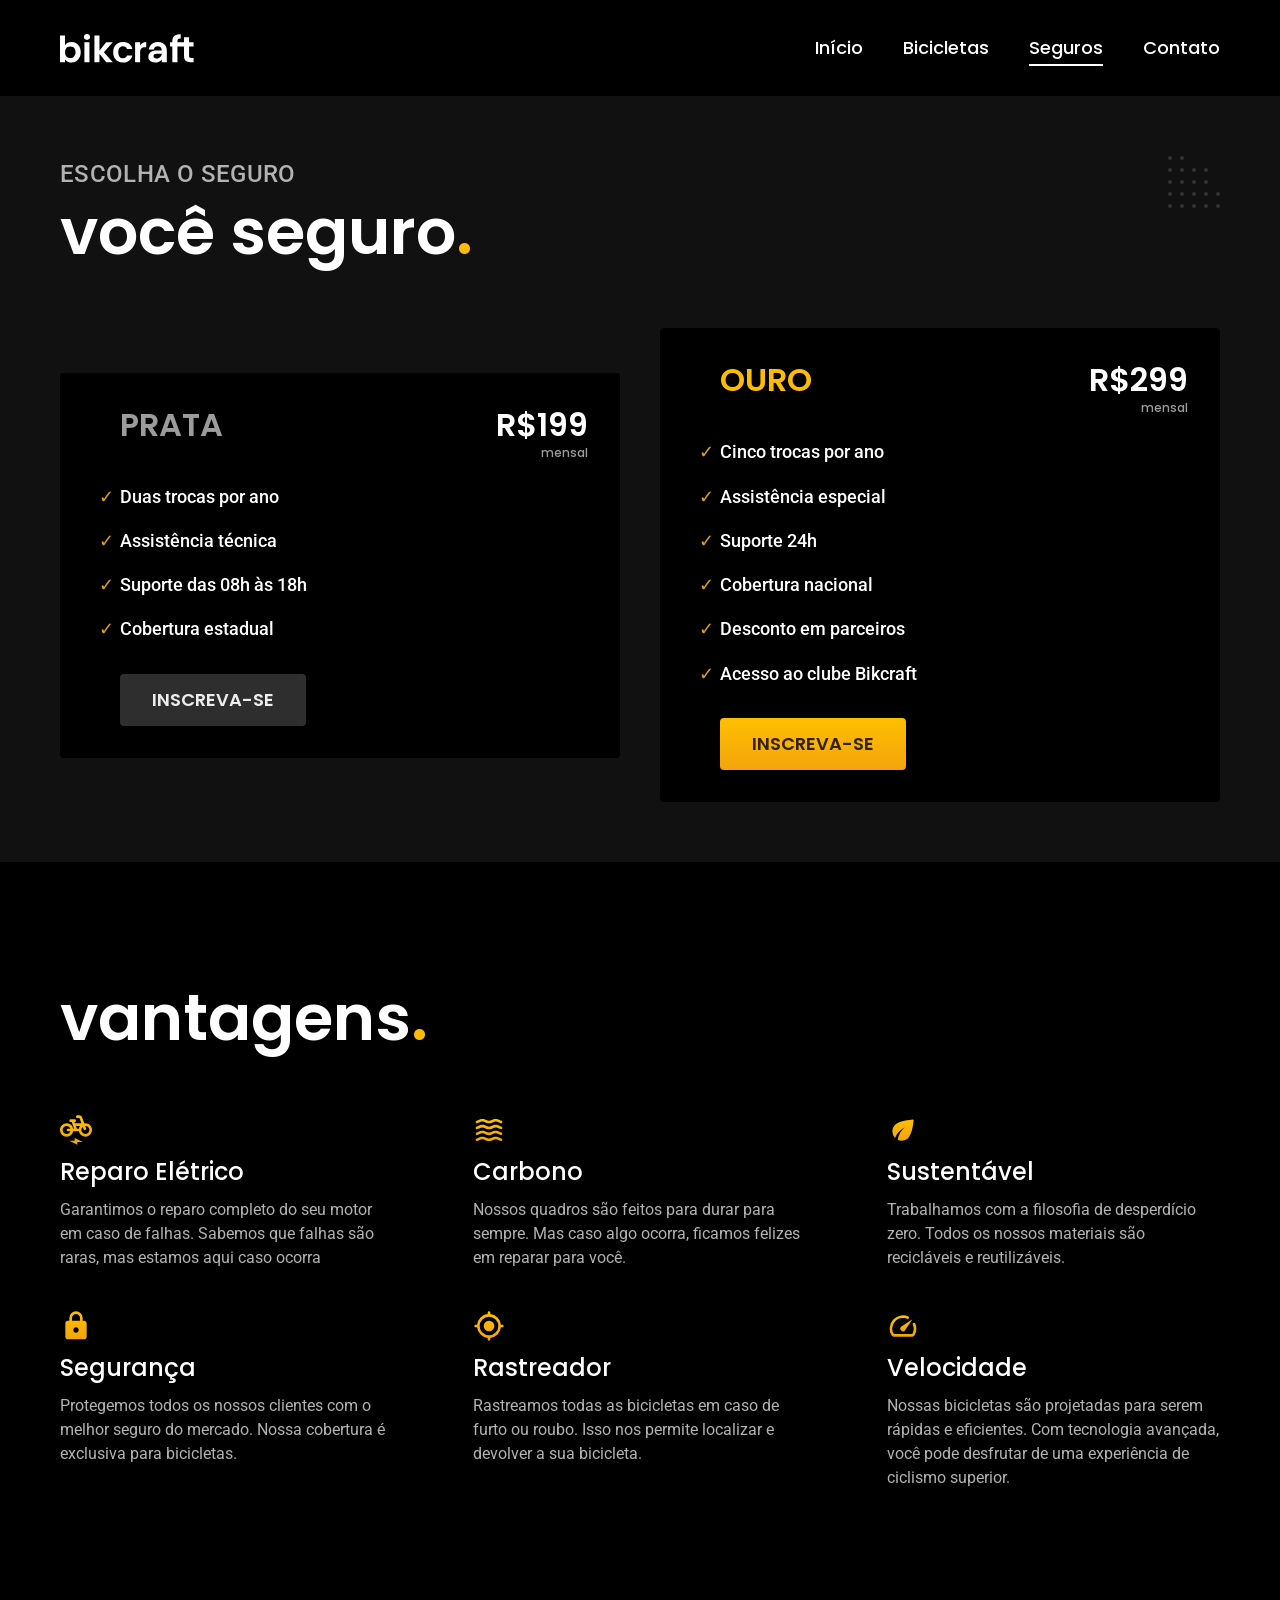
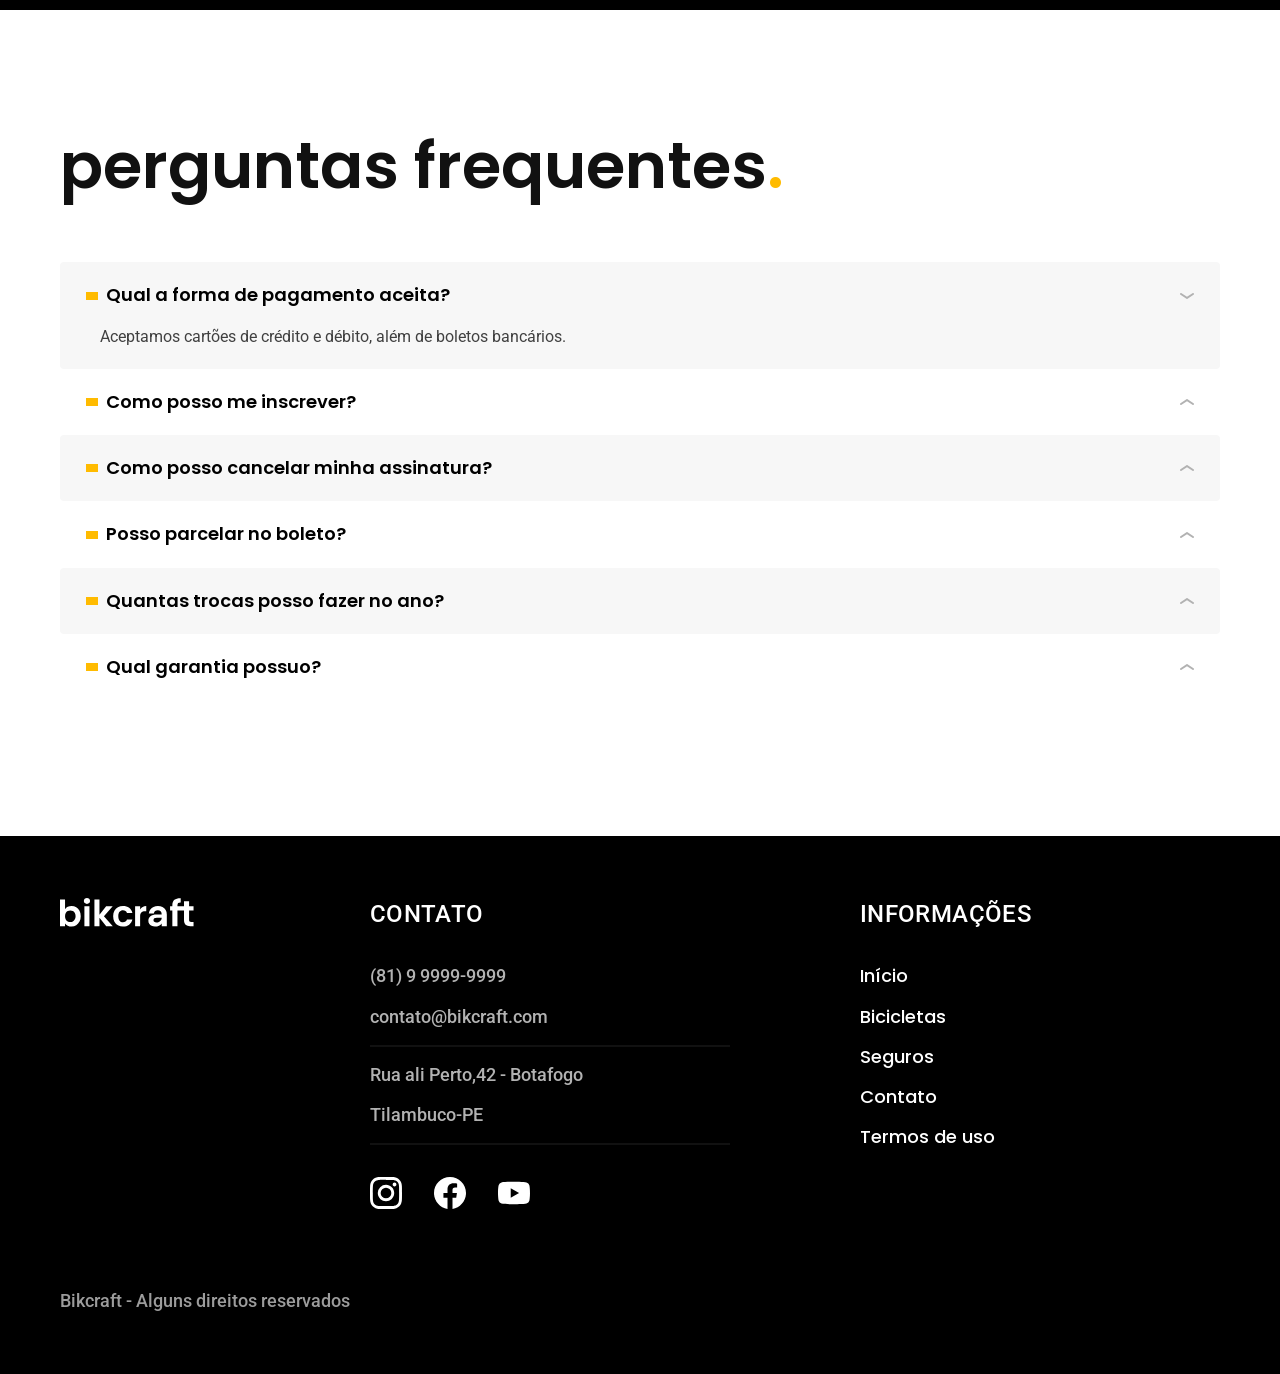
<file: seguros.html>
<!DOCTYPE html>
<html lang="pt-br">

  <head>
    <meta charset="UTF-8">
    <meta name="viewport" content="width=device-width, initial-scale=1.0">
    <title>Seguros | Bikcraft</title>
    <meta name="description" content="Seguros para bicicletas elétricas">
    <link rel="icon" href="favicon.svg" type="image/svg+xml">
    <link rel="preload" href="./css/style.min.css" as="style">
    <link rel="stylesheet" href="./css/style.min.css">
    <link rel="preconnect" href="https://fonts.googleapis.com">
    <link rel="preconnect" href="https://fonts.gstatic.com" crossorigin>
    <link
      href="https://fonts.googleapis.com/css2?family=Poppins:wght@400;600&family=Roboto:ital,wght@0,500;1,500&display=swap"
      rel="stylesheet">
    <link href="https://fonts.googleapis.com/css2?family=Merriweather:ital,opsz@1,18..144&display=swap"
      rel="stylesheet">
    <script>document.documentElement.classList.add('js')</script>
  </head>

  <body id="seguros">
    <header class="header-bg">
      <div class="header container">
        <a href="./"><img src="./img/bikcraft.svg" alt="Bikcraft" width="136" height="32"></a>
        <nav aria-label="Principal">
          <ul class="header-menu font-1-m cor-0">
            <li><a href="./index.html">Início</a></li>
            <li><a href="./bicicletas.html">Bicicletas</a></li>
            <li><a href="./seguros.html">Seguros</a></li>
            <li><a href="./contato.html">Contato</a></li>
          </ul>
        </nav>
      </div>
    </header>

    <main class="seguros-bg">
      <div class="titulo-bg">
        <div class="titulo container">
          <p class="font-2-l-b cor-5">Escolha o seguro</p>
          <h1 class="font-1-xxl cor-0">você seguro<span class="cor-p1">.</span></h1>
        </div>
      </div>


      <div class="seguros container">
        <div class="seguros-item fadeInLeft" data-anime="200">
          <h3 class="font-1-xl cor-6">PRATA</h3>
          <span class="font-1-xl cor-0">R$199 <span class="font-1-xs cor-6">mensal</span></span>
          <ul class="font-2-m cor-0">
            <li>Duas trocas por ano</li>
            <li>Assistência técnica</li>
            <li>Suporte das 08h às 18h</li>
            <li>Cobertura estadual</li>
          </ul>
          <a class="botao secundario" href="./orcamento.html?tipo=seguro&produto=prata">Inscreva-se</a>
        </div>
        <div class="seguros-item fadeInLeft" data-anime="400">
          <h3 class="font-1-xl cor-p1">OURO</h3>
          <span class="font-1-xl cor-0">R$299 <span class="font-1-xs cor-6">mensal</span></span>
          <ul class="font-2-m cor-0">
            <li>Cinco trocas por ano</li>
            <li>Assistência especial</li>
            <li>Suporte 24h</li>
            <li>Cobertura nacional</li>
            <li>Desconto em parceiros</li>
            <li>Acesso ao clube Bikcraft</li>
          </ul>
          <a class="botao" href="./orcamento.html?tipo=seguro&produto=ouro">Inscreva-se</a>
        </div>
      </div>
    </main>

    <article class="vantagens-bg">
      <div class="vantagens container">
        <h2 class="font-1-xxl cor-0">vantagens<span class="cor-p1">.</span></h2>
        <ul>
          <li><img src="./img/icones/eletrica.svg" alt="" width="32" height="32">
            <h3 class="font-1-l cor-0">Reparo Elétrico</h3>
            <p class="font-2-s cor-5">Garantimos o reparo completo do seu motor em caso de falhas. Sabemos que falhas
              são raras, mas estamos
              aqui caso ocorra</p>
          </li>
          <li><img src="./img/icones/carbono.svg" alt="" width="32" height="32">
            <h3 class="font-1-l cor-0">Carbono</h3>
            <p class="font-2-s cor-5">Nossos quadros são feitos para durar para sempre. Mas caso algo ocorra, ficamos
              felizes em reparar para você.</p>
          </li>
          <li><img src="./img/icones/sustentavel.svg" alt="" width="32" height="32">
            <h3 class="font-1-l cor-0">Sustentável</h3>
            <p class="font-2-s cor-5">Trabalhamos com a filosofia de desperdício zero. Todos os nossos materiais são
              recicláveis e reutilizáveis.</p>
          </li>
          <li><img src="./img/icones/seguro.svg" alt="" width="32" height="32">
            <h3 class="font-1-l cor-0">Segurança</h3>
            <p class="font-2-s cor-5">Protegemos todos os nossos clientes com o melhor seguro do mercado. Nossa
              cobertura é exclusiva para bicicletas.</p>
          </li>
          <li><img src="./img/icones/rastreador.svg" alt="" width="32" height="32">
            <h3 class="font-1-l cor-0">Rastreador</h3>
            <p class="font-2-s cor-5">Rastreamos todas as bicicletas em caso de furto ou roubo. Isso nos permite
              localizar e devolver a sua bicicleta.</p>
          </li>
          <li><img src="./img/icones/velocidade.svg" alt="" width="32" height="32">
            <h3 class="font-1-l cor-0">Velocidade</h3>
            <p class="font-2-s cor-5">Nossas bicicletas são projetadas para serem rápidas e eficientes. Com tecnologia
              avançada, você pode desfrutar de uma experiência de ciclismo superior.</p>
          </li>
        </ul>
      </div>
    </article>

    <article class="perguntas container">
      <h2 class="font-1-xxl">perguntas frequentes<span class="cor-p1">.</span></h2>


      <dl>
        <div>
          <dt><button class="font-1-m-b" aria-controls="pergunta1" aria-expanded="true">Qual a forma de pagamento
              aceita?</button></dt>
          <dd id="pergunta1" class="font-2-s cor-9 ativa">Aceptamos cartões de crédito e débito, além de boletos
            bancários.
          </dd>
        </div>
        <div>
          <dt><button class="font-1-m-b" aria-controls="pergunta2" aria-expanded="false">Como posso me
              inscrever?</button></dt>
          <dd id="pergunta2" class="font-2-s cor-9">Você pode se inscrever diretamente no nosso site ou através do
            aplicativo mobile.
          </dd>
        </div>
        <div>
          <dt><button class="font-1-m-b" aria-controls="pergunta3" aria-expanded="false">Como posso cancelar minha
              assinatura?</button></dt>
          <dd id="pergunta3" class="font-2-s cor-9">Você pode cancelar sua assinatura a qualquer momento acessando o
            menu de
            configurações no nosso aplicativo ou site.</dd>
        </div>
        <div>
          <dt><button class="font-1-m-b" aria-controls="pergunta4" aria-expanded="false">Posso parcelar no
              boleto?</button></dt>
          <dd id="pergunta4" class="font-2-s cor-9">Não, o boleto não permite parcelamento. Você pode optar por cartões
            de crédito ou
            débito para parcelar.</dd>
        </div>
        <div>
          <dt><button class="font-1-m-b" aria-controls="pergunta5" aria-expanded="false">Quantas trocas posso fazer no
              ano?</button></dt>
          <dd id="pergunta5" class="font-2-s cor-9">Você pode fazer até 3 trocas por ano, desde que a bicicleta esteja
            em condições
            adequadas para troca.</dd>
        </div>
        <div>
          <dt><button class="font-1-m-b" aria-controls="pergunta6" aria-expanded="false">Qual garantia possuo?</button>
          </dt>
          <dd id="pergunta6" class="font-2-s cor-9">Todas as nossas bicicletas possuem garantia de 2 anos. Isso inclui
            peças e
            manutenção preventiva.</dd>
        </div>
      </dl>

    </article>

    <footer class="footer-bg">
      <div class="footer container">
        <img src="./img/bikcraft.svg" alt="Bikcraft" width="136" height="32">
        <div class="footer-contato">
          <h3 class="font-2-l-b cor-0">Contato</h3>
          <ul class="font-2-m cor-5">
            <li><a href="tel:+5581999999999">(81)&nbsp;9&nbsp;9999&#8209;9999</a></li>
            <li><a href="mailto:contato@bikcraft.com">contato@bikcraft.com</a></li>
            <li>Rua ali Perto,42 - Botafogo</li>
            <li>Tilambuco-PE</li>
          </ul>
          <div class="footer-redes">
            <a href="./"><img src="./img/redes/instagram.svg" alt="Instagram" width="32" height="32"></a>
            <a href="./"><img src="./img/redes/facebook.svg" alt="Facebook" width="32" height="32"></a>
            <a href="./"><img src="./img/redes/youtube.svg" alt="YouTube" width="32" height="32"></a>
          </div>
        </div>
        <div class="footer-informacoes">
          <h3 class="font-2-l-b cor-0">Informações</h3>
          <nav aria-label="Secundária">
            <ul class="font-1-m cor-0">
              <li><a href="./index.html">Início</a></li>
              <li><a href="./bicicletas.html">Bicicletas</a></li>
              <li><a href="./seguros.html">Seguros</a></li>
              <li><a href="./contato.html">Contato</a></li>
              <li><a href="./termos.html">Termos de uso</a></li>
            </ul>
          </nav>
        </div>
        <p class="footer-copy font-2-m cor-6">Bikcraft - Alguns direitos reservados</p>
      </div>
    </footer>
    <script src="./js/plugins/simple-anime.js"></script>
    <script src="/js/script.js"></script>
  </body>

</html>
</file>
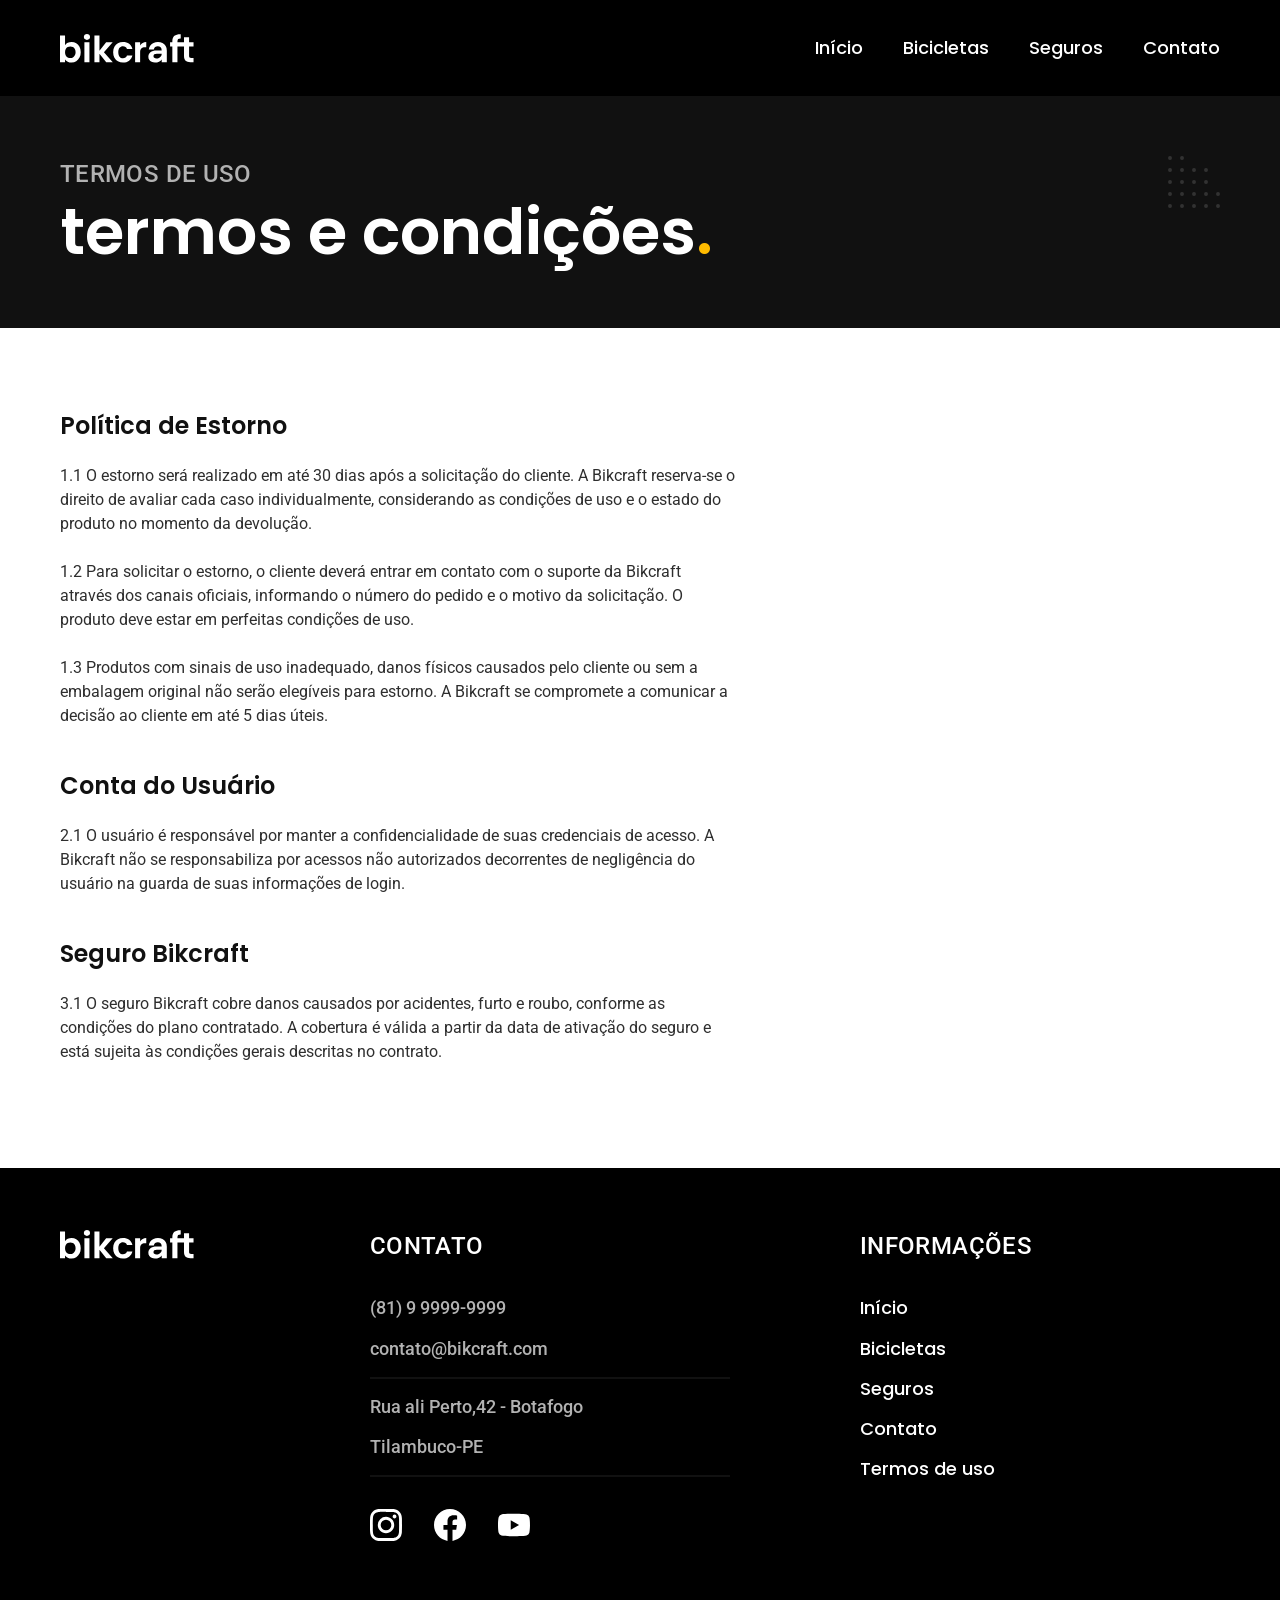
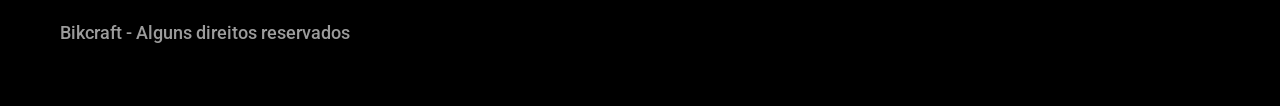
<file: termos.html>
<!DOCTYPE html>
<html lang="pt-br">

  <head>
    <meta charset="UTF-8">
    <meta name="viewport" content="width=device-width, initial-scale=1.0">
    <title>Termos e Condições | Bikcraft</title>
    <meta name="description" content="Termos e Condições">
    <link rel="icon" href="favicon.svg" type="image/svg+xml">
    <link rel="preload" href="./css/style.min.css" as="style">
    <link rel="stylesheet" href="./css/style.min.css">
    <link rel="preconnect" href="https://fonts.googleapis.com">
    <link rel="preconnect" href="https://fonts.gstatic.com" crossorigin>
    <link
      href="https://fonts.googleapis.com/css2?family=Poppins:wght@400;600&family=Roboto:ital,wght@0,500;1,500&display=swap"
      rel="stylesheet">
    <link href="https://fonts.googleapis.com/css2?family=Merriweather:ital,opsz@1,18..144&display=swap"
      rel="stylesheet">
    <script>document.documentElement.classList.add('js')</script>
  </head>

  <body id="termos">
    <header class="header-bg">
      <div class="header container">
        <a href="./"><img src="./img/bikcraft.svg" alt="Bikcraft" width="136" height="32"></a>
        <nav aria-label="Principal">
          <ul class="header-menu font-1-m cor-0">
            <li><a href="./index.html">Início</a></li>
            <li><a href="./bicicletas.html">Bicicletas</a></li>
            <li><a href="./seguros.html">Seguros</a></li>
            <li><a href="./contato.html">Contato</a></li>
          </ul>
        </nav>
      </div>
    </header>

    <main>
      <div class="titulo-bg">
        <div class="titulo container">
          <p class="font-2-l-b cor-5">termos de uso</p>
          <h1 class="font-1-xxl cor-0">termos e condições<span class="cor-p1">.</span></h1>
        </div>
      </div>

      <div class="termos container font-2-s cor-10">
        <h2 class="font-1-l cor-11">Política de Estorno</h2>
        <p>1.1 O estorno será realizado em até 30 dias após a solicitação do cliente. A Bikcraft reserva-se o direito de
          avaliar cada caso individualmente, considerando as condições de uso e o estado do produto no momento da
          devolução.</p>
        <p>1.2 Para solicitar o estorno, o cliente deverá entrar em contato com o suporte da Bikcraft através dos canais
          oficiais, informando o número do pedido e o motivo da solicitação. O produto deve estar em perfeitas condições
          de uso.</p>
        <p>1.3 Produtos com sinais de uso inadequado, danos físicos causados pelo cliente ou sem a embalagem original
          não serão elegíveis para estorno. A Bikcraft se compromete a comunicar a decisão ao cliente em até 5 dias
          úteis.</p>
        <h2 class="font-1-l cor-11">Conta do Usuário</h2>
        <p>2.1 O usuário é responsável por manter a confidencialidade de suas credenciais de acesso. A Bikcraft não se
          responsabiliza por acessos não autorizados decorrentes de negligência do usuário na guarda de suas informações
          de login.</p>
        <h2 class="font-1-l cor-11">Seguro Bikcraft</h2>
        <p>3.1 O seguro Bikcraft cobre danos causados por acidentes, furto e roubo, conforme as condições do plano
          contratado. A cobertura é válida a partir da data de ativação do seguro e está sujeita às condições gerais
          descritas no contrato.</p>
      </div>
    </main>

    <footer class="footer-bg">
      <div class="footer container">
        <img src="./img/bikcraft.svg" alt="Bikcraft" width="136" height="32">
        <div class="footer-contato">
          <h3 class="font-2-l-b cor-0">Contato</h3>
          <ul class="font-2-m cor-5">
            <li><a href="tel:+5581999999999">(81)&nbsp;9&nbsp;9999&#8209;9999</a></li>
            <li><a href="mailto:contato@bikcraft.com">contato@bikcraft.com</a></li>
            <li>Rua ali Perto,42 - Botafogo</li>
            <li>Tilambuco-PE</li>
          </ul>
          <div class="footer-redes">
            <a href="./"><img src="./img/redes/instagram.svg" alt="Instagram" width="32" height="32"></a>
            <a href="./"><img src="./img/redes/facebook.svg" alt="Facebook" width="32" height="32"></a>
            <a href="./"><img src="./img/redes/youtube.svg" alt="YouTube" width="32" height="32"></a>
          </div>
        </div>
        <div class="footer-informacoes">
          <h3 class="font-2-l-b cor-0">Informações</h3>
          <nav aria-label="Secundária">
            <ul class="font-1-m cor-0">
              <li><a href="./index.html">Início</a></li>
              <li><a href="./bicicletas.html">Bicicletas</a></li>
              <li><a href="./seguros.html">Seguros</a></li>
              <li><a href="./contato.html">Contato</a></li>
              <li><a href="./termos.html">Termos de uso</a></li>
            </ul>
          </nav>
        </div>
        <p class="footer-copy font-2-m cor-6">Bikcraft - Alguns direitos reservados</p>
      </div>
    </footer>
    <script src="./js/script.js"></script>
  </body>

</html>
</file>
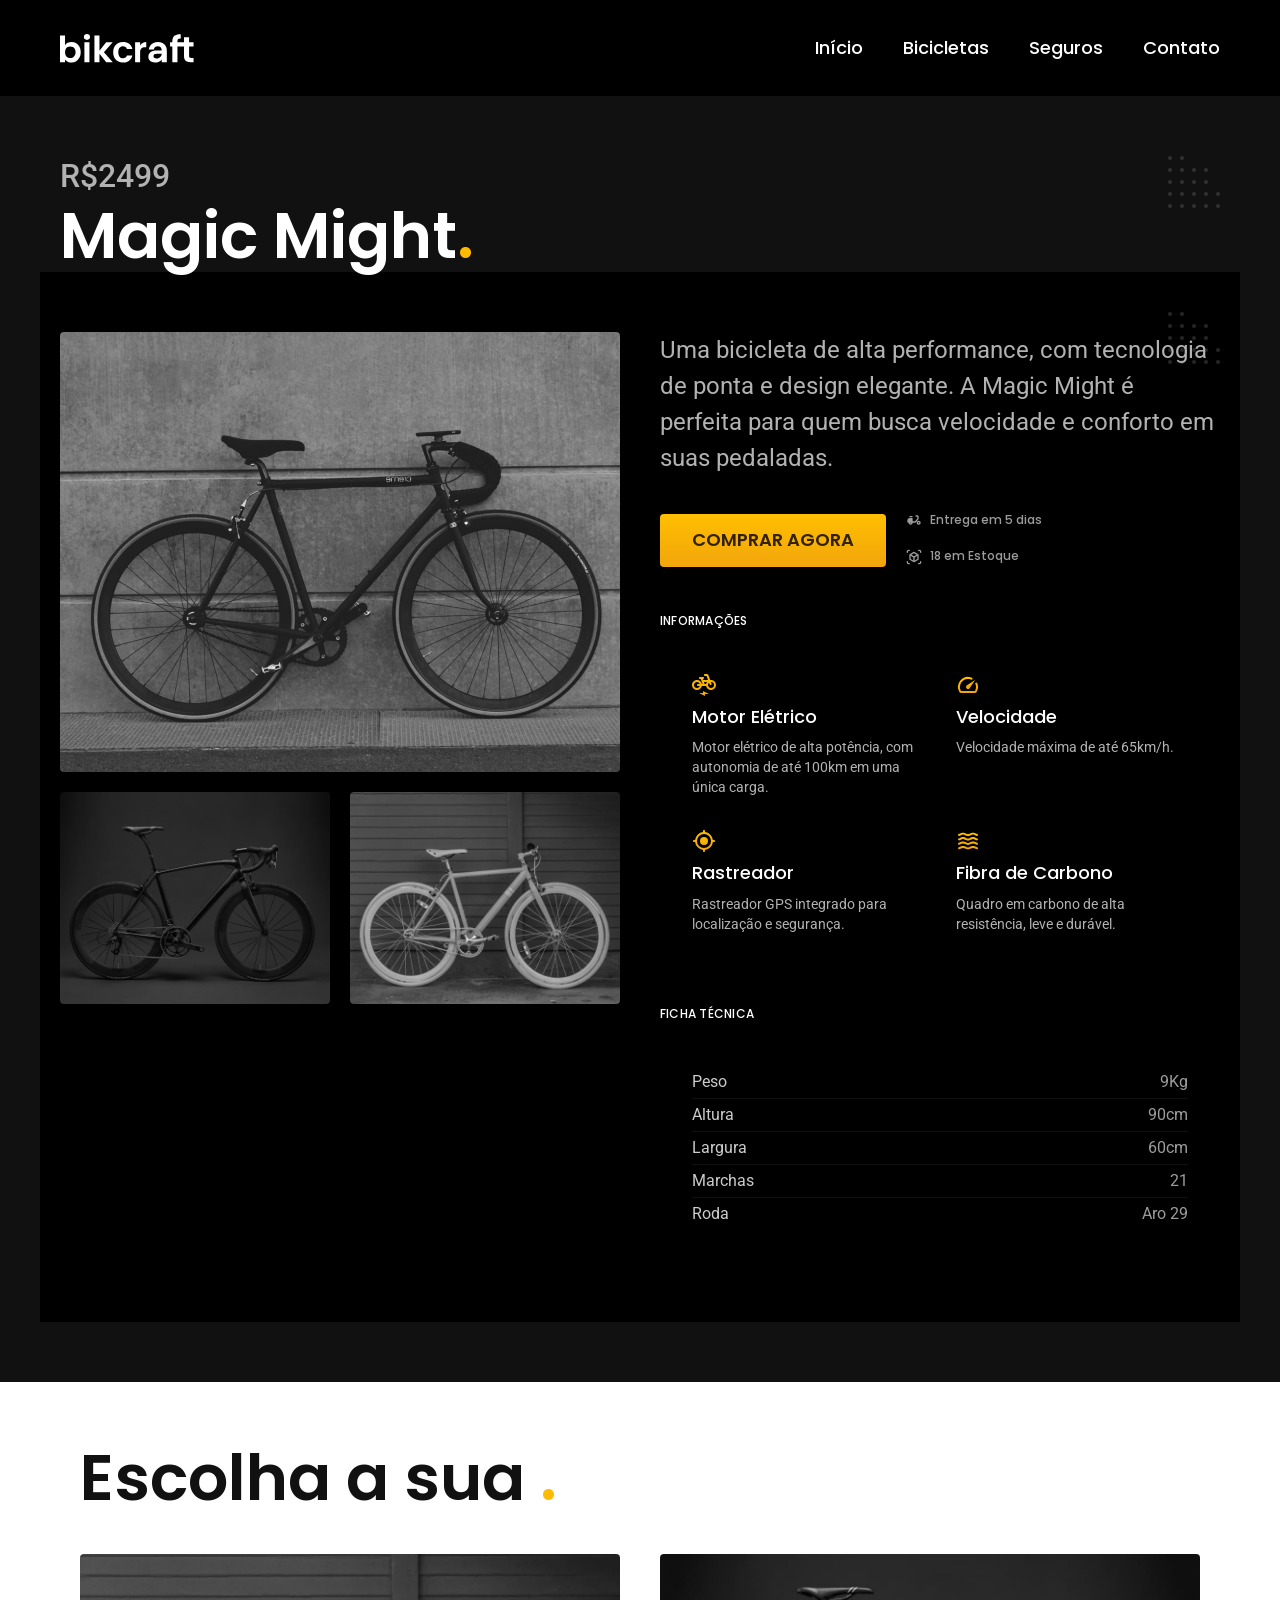
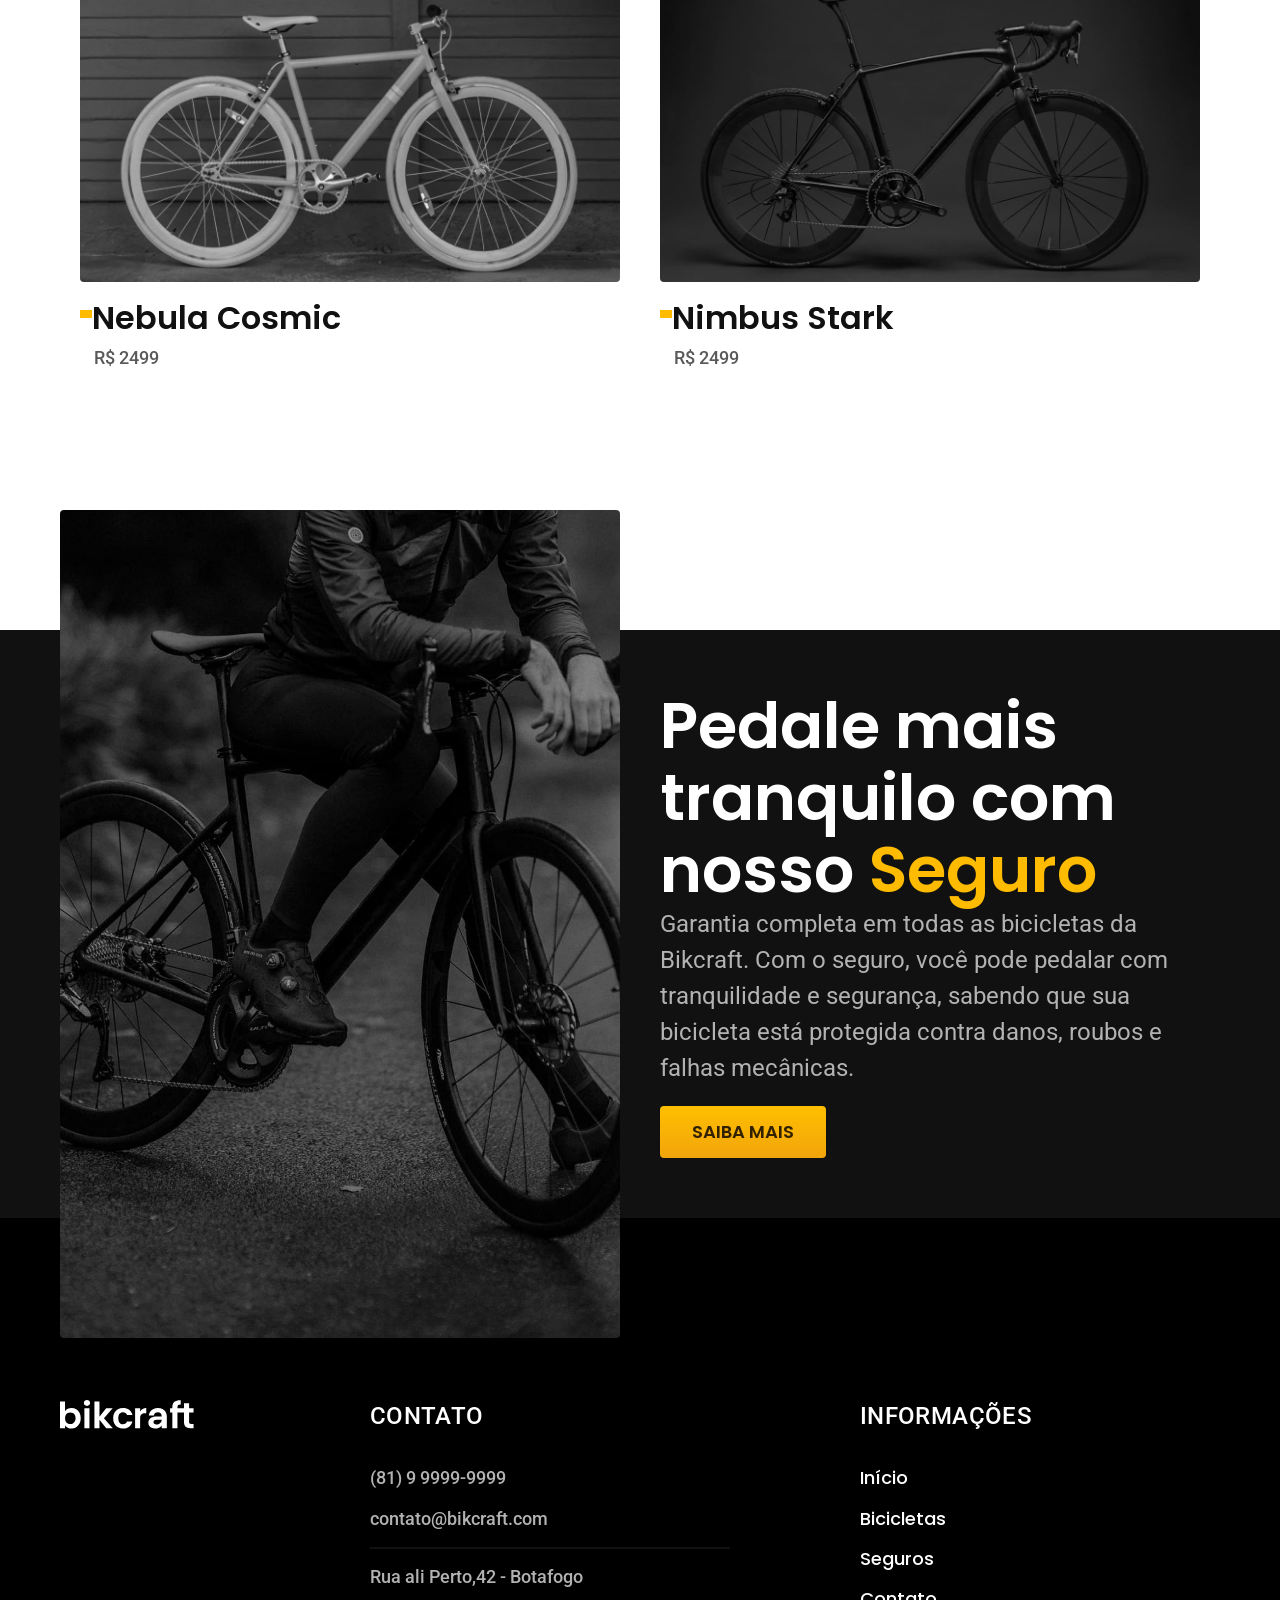
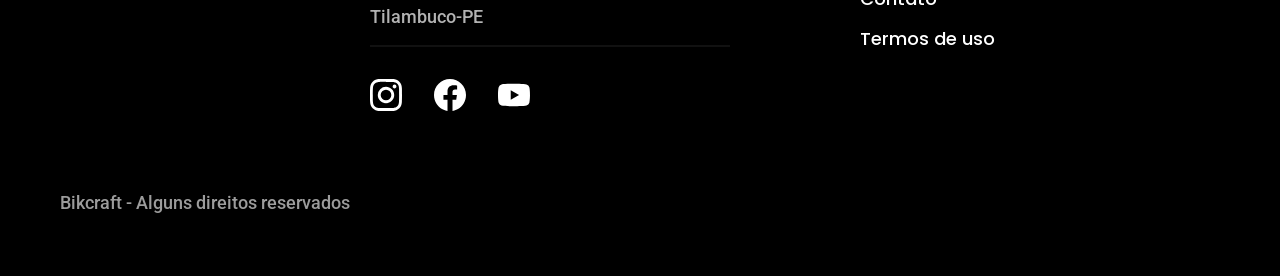
<file: bicicletas/magic.html>
<!DOCTYPE html>
<html lang="pt-br">

  <head>
    <meta charset="UTF-8">
    <meta name="viewport" content="width=device-width, initial-scale=1.0">
    <title>Magic | Bikcraft</title>
    <meta name="description" content="Bicicleta Magic">
    <link rel="icon" href="../favicon.svg" type="image/svg+xml">
    <link rel="preload" href="../css/style.min.css" as="style">
    <link rel="stylesheet" href="../css/style.min.css">
    <link rel="preconnect" href="https://fonts.googleapis.com">
    <link rel="preconnect" href="https://fonts.gstatic.com" crossorigin>
    <link
      href="https://fonts.googleapis.com/css2?family=Poppins:wght@400;600&family=Roboto:ital,wght@0,500;1,500&display=swap"
      rel="stylesheet">
    <link href="https://fonts.googleapis.com/css2?family=Merriweather:ital,opsz@1,18..144&display=swap"
      rel="stylesheet">
    <script>document.documentElement.classList.add('js')</script>
  </head>

  <body id="bicicleta">
    <header class="header-bg">
      <div class="header container">
        <a href="../index.html"><img src="../img/bikcraft.svg" alt="Bikcraft" width="136" height="32"></a>
        <nav aria-label="Principal">
          <ul class="header-menu font-1-m cor-0">
            <li><a href="../index.html">Início</a></li>
            <li><a href="../bicicletas.html">Bicicletas</a></li>
            <li><a href="../seguros.html">Seguros</a></li>
            <li><a href="../contato.html">Contato</a></li>
          </ul>
        </nav>
      </div>
    </header>

    <main class="titulo-bg">
      <div>
        <div class="titulo container">
          <p class="font-2-xl cor-5">R$2499</p>
          <h1 class="font-1-xxl cor-0">Magic Might<span class="cor-p1">.</span></h1>
        </div>
      </div>

      <div class="bicicleta container">
        <div class="bicicleta-imagens">
          <img src="../img/bicicleta/nimbus2.jpg" alt="Bicicleta Magic Might" width="1120" height="880">
          <img src="../img/bicicleta/nimbus1.jpg" alt="Bicicleta Magic Might" width="1120" height="880">
          <img src="../img/bicicleta/nimbus3.jpg" alt="Bicicleta Magic Might" width="1120" height="880">
        </div>
        <div class="bicicleta-conteudo">
          <p class="font-2-l cor-5">Uma bicicleta de alta performance, com tecnologia de ponta e design elegante. A
            Magic Might é perfeita para quem busca velocidade e conforto em suas pedaladas.</p>
          <div class="bicicleta-comprar">
            <a class="botao" href="../orcamento.html?tipo=bikcraft&produto=magic">Comprar Agora</a>
            <span class="font-1-xs cor-6"><img src="../img/icones/entrega.svg" alt="" width="16" height="16">Entrega em
              5 dias</span>
            <span class="font-1-xs cor-6"><img src="../img/icones/estoque.svg" alt="" width="16" height="16">18 em
              Estoque</span>
          </div>
          <h2 class="font-1-xs cor-0">Informações</h2>
          <ul class="bicicleta-informacoes">
            <li>
              <img src="../img/icones/eletrica.svg" alt="" width="32" height="32">
              <h3 class="font-1-m cor-0">Motor Elétrico</h3>
              <p class="font-2-xs cor-5">Motor elétrico de alta potência, com autonomia de até 100km em uma única carga.
              </p>
            </li>
            <li>
              <img src="../img/icones/velocidade.svg" alt="" width="32" height="32">
              <h3 class="font-1-m cor-0">Velocidade</h3>
              <p class="font-2-xs cor-5">Velocidade máxima de até 65km/h.
              </p>
            </li>
            <li>
              <img src="../img/icones/rastreador.svg" alt="" width="32" height="32">
              <h3 class="font-1-m cor-0">Rastreador</h3>
              <p class="font-2-xs cor-5">Rastreador GPS integrado para localização e segurança.
              </p>
            </li>
            <li>
              <img src="../img/icones/carbono.svg" alt="" width="32" height="32">
              <h3 class="font-1-m cor-0">Fibra de Carbono</h3>
              <p class="font-2-xs cor-5">Quadro em carbono de alta resistência, leve e durável.
              </p>
            </li>
          </ul>
          <h2 class="font-1-xs cor-0">Ficha Técnica</h2>
          <ul class="bicicletas-ficha font-2-s cor-4">
            <li>Peso <span>9Kg</span></li>
            <li>Altura <span>90cm</span></li>
            <li>Largura <span>60cm</span></li>
            <li>Marchas <span>21</span></li>
            <li>Roda <span>Aro 29</span></li>
          </ul>
        </div>
      </div>

    </main>

    <article class="bicicletas-lista container">
      <h2 class="container font-1-xxl">Escolha a sua <span class="cor-p1">.</span></h2>
      <ul>
        <li>
          <a href="./nebula.html">
            <img src="../img/bicicletas/nebula.jpg" alt="Bicicleta Preta" width="1120" height="680">
            <h3 class="font-1-xl">Nebula Cosmic</h3>
            <span class="font-2-m cor-8">R$ 2499</span>
          </a>
        </li>
        <li>
          <a href="./nimbus.html">
            <img src="../img/bicicletas/nimbus.jpg" alt="Bicicleta Preta" width="1120" height="680">
            <h3 class="font-1-xl">Nimbus Stark</h3>
            <span class="font-2-m cor-8">R$ 2499</span>
          </a>
        </li>
      </ul>
    </article>

    <article class="seguro-bg">
      <div class="seguro container">
        <div class="seguro-imagem">
          <img src="../img/fotos/seguros.jpg" alt="Pessoa parada em cima de uma bicicleta" width="1360" height="1512">
        </div>
        <div class="seguro-conteudo">
          <h2 class="font-1-xxl cor-0">Pedale mais tranquilo com nosso <span class="cor-p1">Seguro</span></h2>
          <p class="font-2-l cor-5">Garantia completa em todas as bicicletas da Bikcraft. Com o seguro, você pode
            pedalar com tranquilidade e segurança, sabendo que sua bicicleta está protegida contra danos, roubos e
            falhas mecânicas.</p>
          <a href="../seguros.html" class="botao">Saiba Mais</a>
        </div>
      </div>
    </article>

    <footer class="footer-bg">
      <div class="footer container">
        <img src="../img/bikcraft.svg" alt="Bikcraft" width="136" height="32">
        <div class="footer-contato">
          <h3 class="font-2-l-b cor-0">Contato</h3>
          <ul class="font-2-m cor-5">
            <li><a href="tel:+5581999999999">(81)&nbsp;9&nbsp;9999&#8209;9999</a></li>
            <li><a href="mailto:contato@bikcraft.com">contato@bikcraft.com</a></li>
            <li>Rua ali Perto,42 - Botafogo</li>
            <li>Tilambuco-PE</li>
          </ul>
          <div class="footer-redes">
            <a href="../index.html"><img src="../img/redes/instagram.svg" alt="Instagram" width="32" height="32"></a>
            <a href="../index.html"><img src="../img/redes/facebook.svg" alt="Facebook" width="32" height="32"></a>
            <a href="../index.html"><img src="../img/redes/youtube.svg" alt="YouTube" width="32" height="32"></a>
          </div>
        </div>
        <div class="footer-informacoes">
          <h3 class="font-2-l-b cor-0">Informações</h3>
          <nav aria-label="Secundária">
            <ul class="font-1-m cor-0">
              <li><a href="../index.html">Início</a></li>
              <li><a href="../bicicletas.html">Bicicletas</a></li>
              <li><a href="../seguros.html">Seguros</a></li>
              <li><a href="../contato.html">Contato</a></li>
              <li><a href="../termos.html">Termos de uso</a></li>
            </ul>
          </nav>
        </div>
        <p class="footer-copy font-2-m cor-6">Bikcraft - Alguns direitos reservados</p>
      </div>
    </footer>
    <script src="../js/script.js"></script>
  </body>

</html>
</file>
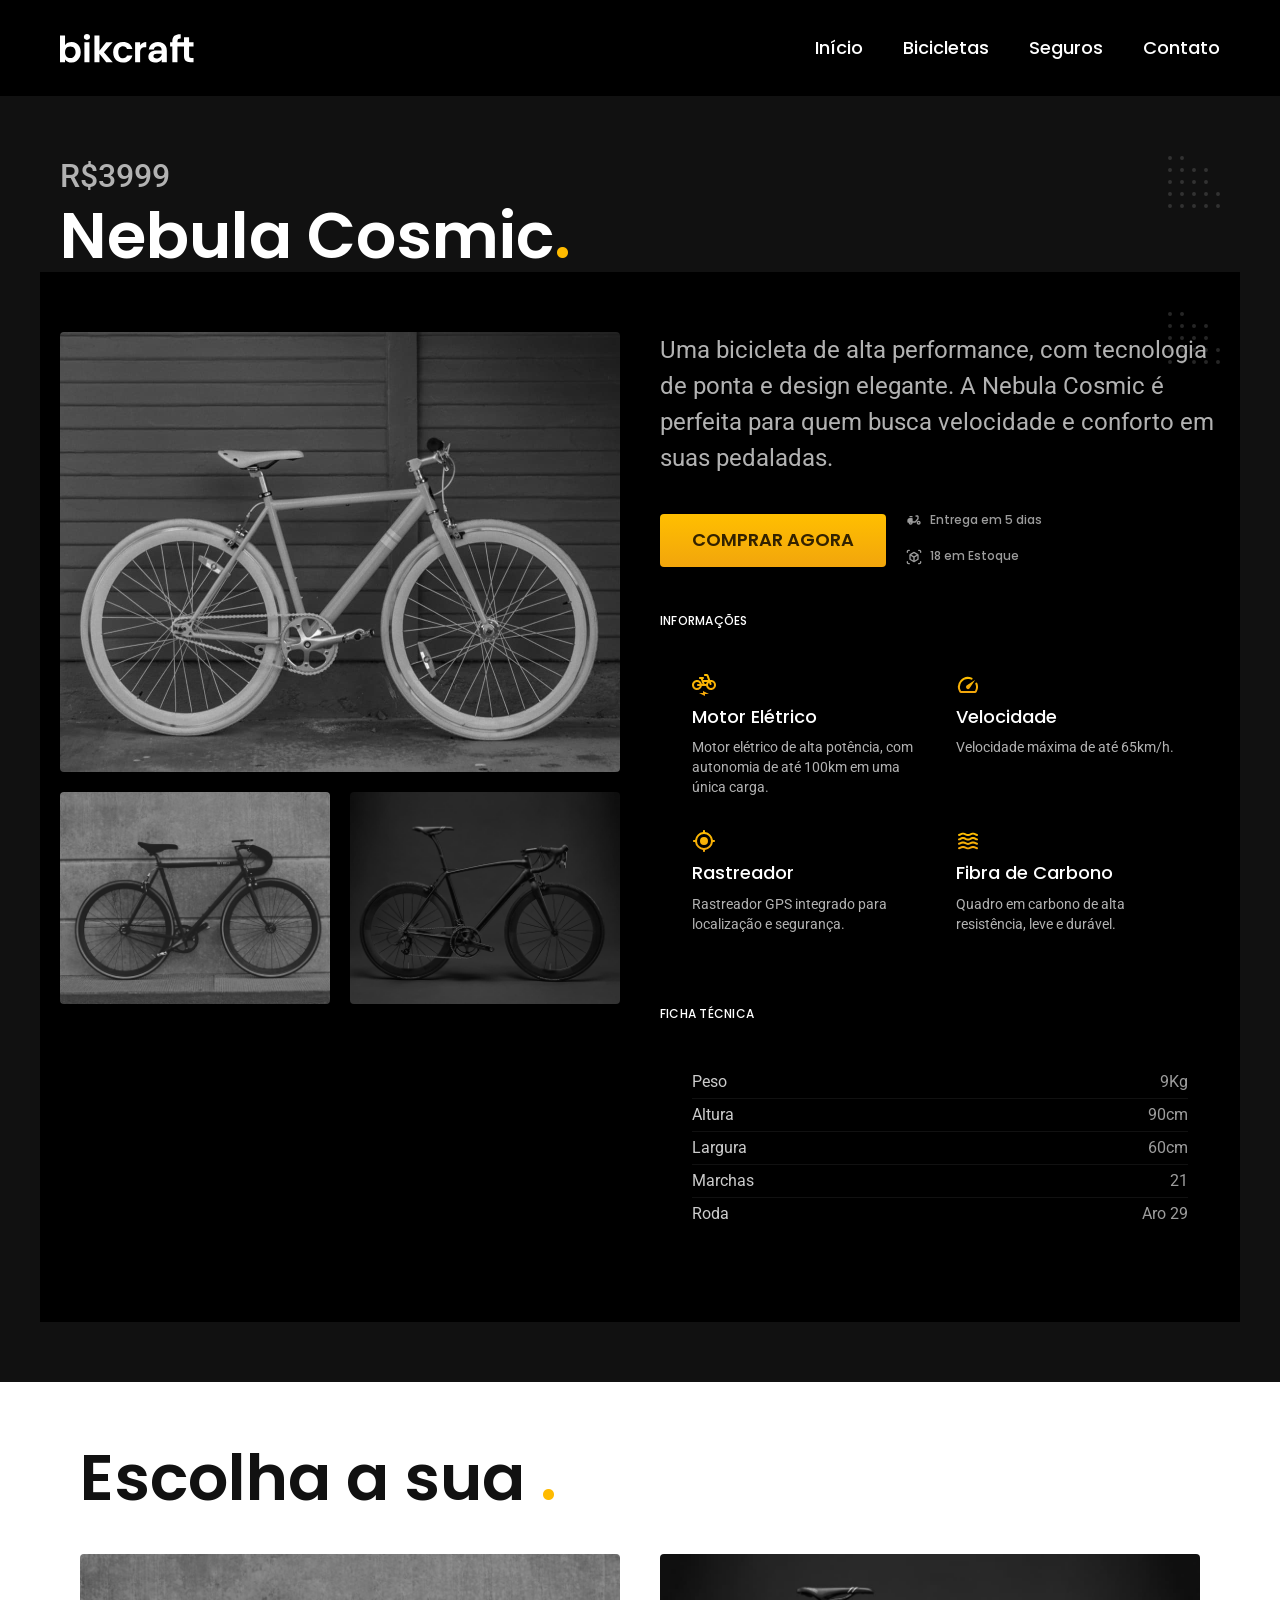
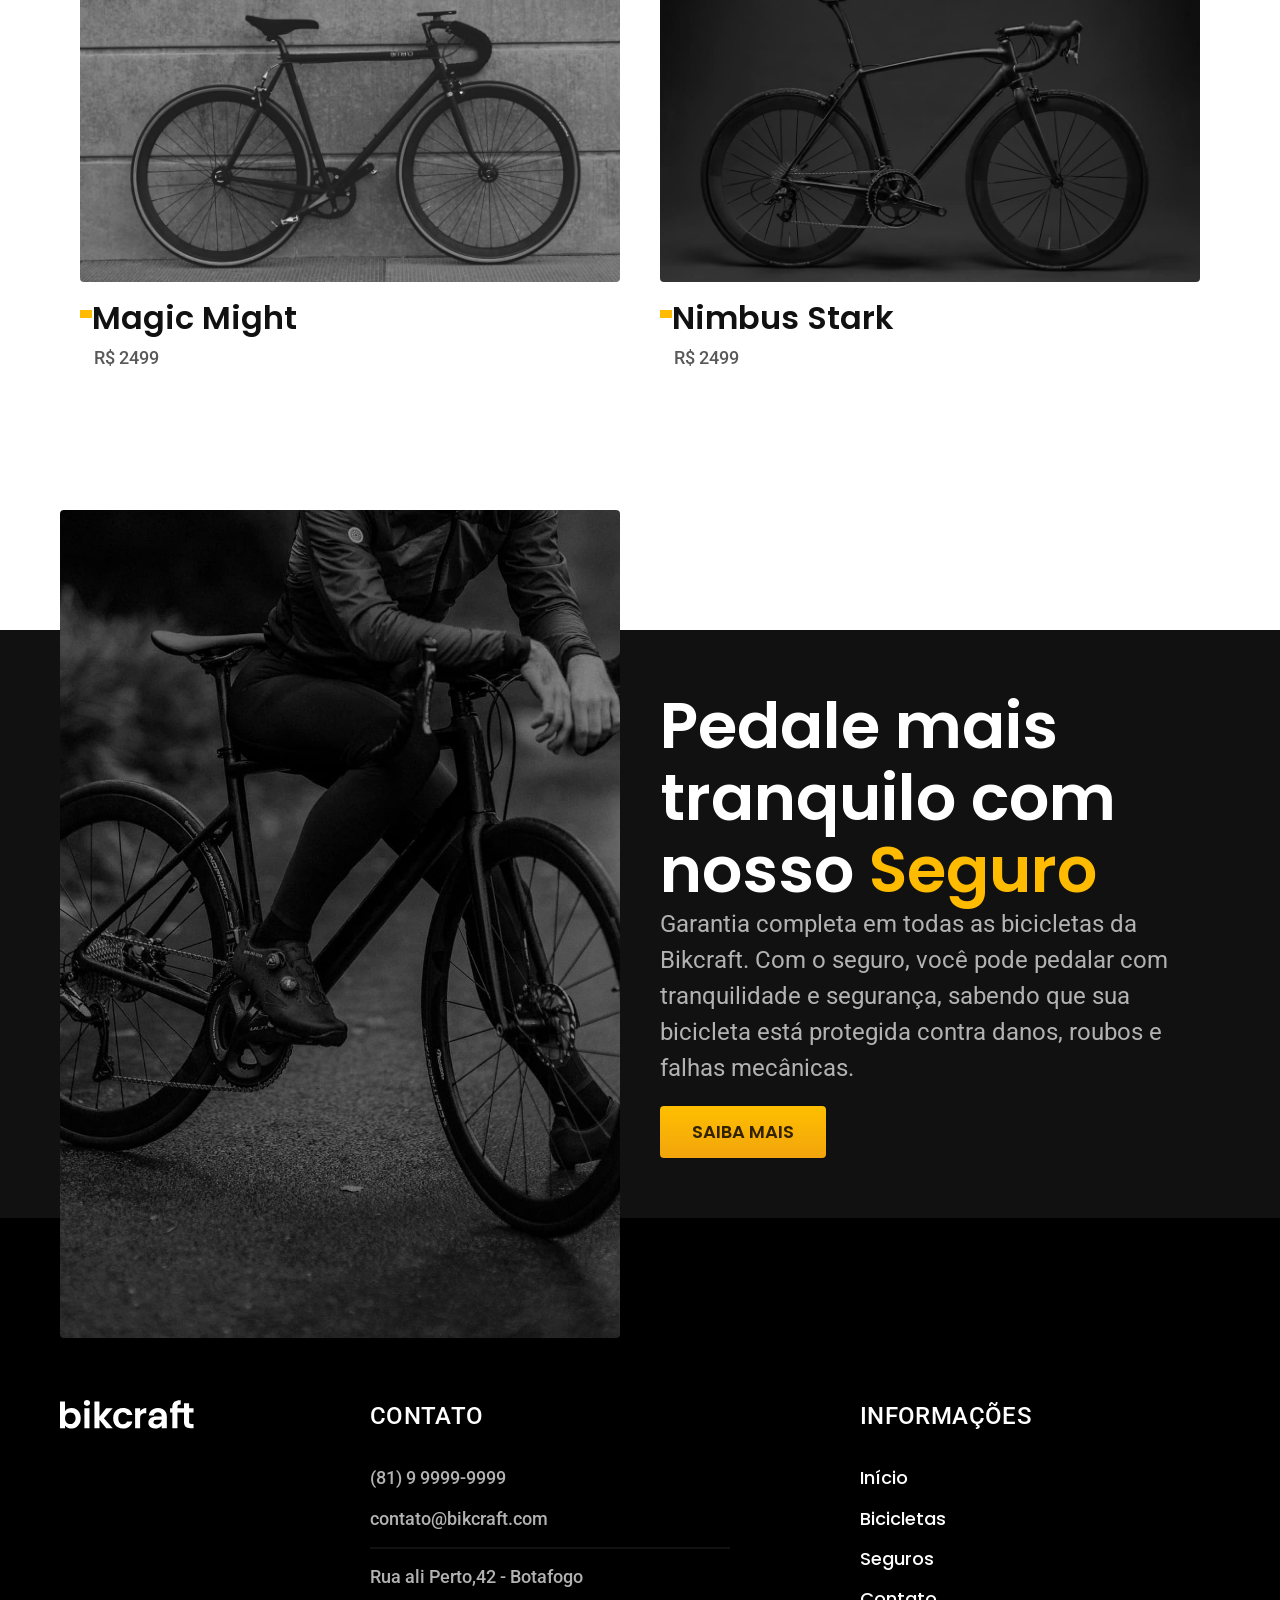
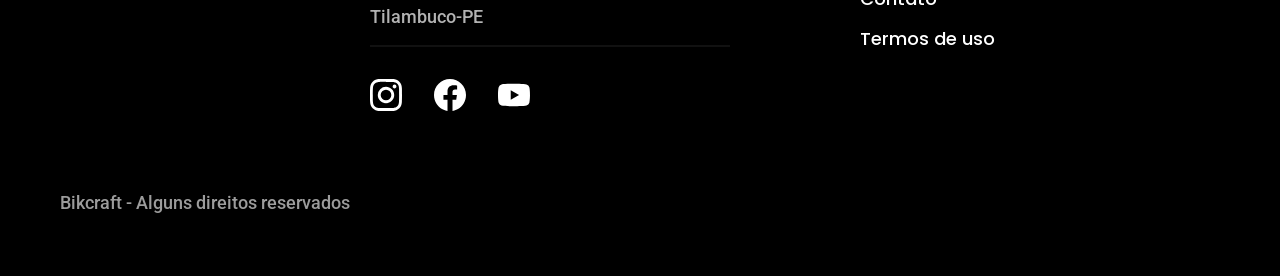
<file: bicicletas/nebula.html>
<!DOCTYPE html>
<html lang="pt-br">

  <head>
    <meta charset="UTF-8">
    <meta name="viewport" content="width=device-width, initial-scale=1.0">
    <title>Nebula | Bikcraft</title>
    <meta name="description" content="Bicicleta Nebula">
    <link rel="icon" href="../favicon.svg" type="image/svg+xml">
    <link rel="preload" href="../css/style.min.css" as="style">
    <link rel="stylesheet" href="../css/style.min.css">
    <link rel="preconnect" href="https://fonts.googleapis.com">
    <link rel="preconnect" href="https://fonts.gstatic.com" crossorigin>
    <link
      href="https://fonts.googleapis.com/css2?family=Poppins:wght@400;600&family=Roboto:ital,wght@0,500;1,500&display=swap"
      rel="stylesheet">
    <link href="https://fonts.googleapis.com/css2?family=Merriweather:ital,opsz@1,18..144&display=swap"
      rel="stylesheet">
    <script>document.documentElement.classList.add('js')</script>
  </head>

  <body id="bicicleta">
    <header class="header-bg">
      <div class="header container">
        <a href="../index.html"><img src="../img/bikcraft.svg" alt="Bikcraft" width="136" height="32"></a>
        <nav aria-label="Principal">
          <ul class="header-menu font-1-m cor-0">
            <li><a href="../index.html">Início</a></li>
            <li><a href="../bicicletas.html">Bicicletas</a></li>
            <li><a href="../seguros.html">Seguros</a></li>
            <li><a href="../contato.html">Contato</a></li>
          </ul>
        </nav>
      </div>
    </header>

    <main class="titulo-bg">
      <div>
        <div class="titulo container">
          <p class="font-2-xl cor-5">R$3999</p>
          <h1 class="font-1-xxl cor-0">Nebula Cosmic<span class="cor-p1">.</span></h1>
        </div>
      </div>

      <div class="bicicleta container">
        <div class="bicicleta-imagens">
          <img src="../img/bicicleta/nimbus3.jpg" alt="Bicicleta Nebula Cosmic" width="1120" height="880">
          <img src="../img/bicicleta/nimbus2.jpg" alt="Bicicleta Nebula Cosmic" width="1120" height="880">
          <img src="../img/bicicleta/nimbus1.jpg" alt="Bicicleta Nebula Cosmic" width="1120" height="880">
        </div>
        <div class="bicicleta-conteudo">
          <p class="font-2-l cor-5">Uma bicicleta de alta performance, com tecnologia de ponta e design elegante. A
            Nebula Cosmic é perfeita para quem busca velocidade e conforto em suas pedaladas.</p>
          <div class="bicicleta-comprar">
            <a class="botao" href="../orcamento.html?tipo=bikcraft&produto=nebula">Comprar Agora</a>
            <span class="font-1-xs cor-6"><img src="../img/icones/entrega.svg" alt="" width="16" height="16">Entrega em
              5 dias</span>
            <span class="font-1-xs cor-6"><img src="../img/icones/estoque.svg" alt="" width="16" height="16">18 em
              Estoque</span>
          </div>
          <h2 class="font-1-xs cor-0">Informações</h2>
          <ul class="bicicleta-informacoes">
            <li>
              <img src="../img/icones/eletrica.svg" alt="" width="32" height="32">
              <h3 class="font-1-m cor-0">Motor Elétrico</h3>
              <p class="font-2-xs cor-5">Motor elétrico de alta potência, com autonomia de até 100km em uma única carga.
              </p>
            </li>
            <li>
              <img src="../img/icones/velocidade.svg" alt="" width="32" height="32">
              <h3 class="font-1-m cor-0">Velocidade</h3>
              <p class="font-2-xs cor-5">Velocidade máxima de até 65km/h.
              </p>
            </li>
            <li>
              <img src="../img/icones/rastreador.svg" alt="" width="32" height="32">
              <h3 class="font-1-m cor-0">Rastreador</h3>
              <p class="font-2-xs cor-5">Rastreador GPS integrado para localização e segurança.
              </p>
            </li>
            <li>
              <img src="../img/icones/carbono.svg" alt="" width="32" height="32">
              <h3 class="font-1-m cor-0">Fibra de Carbono</h3>
              <p class="font-2-xs cor-5">Quadro em carbono de alta resistência, leve e durável.
              </p>
            </li>
          </ul>
          <h2 class="font-1-xs cor-0">Ficha Técnica</h2>
          <ul class="bicicletas-ficha font-2-s cor-4">
            <li>Peso <span>9Kg</span></li>
            <li>Altura <span>90cm</span></li>
            <li>Largura <span>60cm</span></li>
            <li>Marchas <span>21</span></li>
            <li>Roda <span>Aro 29</span></li>
          </ul>
        </div>
      </div>

    </main>

    <article class="bicicletas-lista container">
      <h2 class="container font-1-xxl">Escolha a sua <span class="cor-p1">.</span></h2>
      <ul>
        <li>
          <a href="./magic.html">
            <img src="../img/bicicletas/magic.jpg" alt="Bicicleta Preta" width="1120" height="680">
            <h3 class="font-1-xl">Magic Might</h3>
            <span class="font-2-m cor-8">R$ 2499</span>
          </a>
        </li>
        <li>
          <a href="./nimbus.html">
            <img src="../img/bicicletas/nimbus.jpg" alt="Bicicleta Preta" width="1120" height="680">
            <h3 class="font-1-xl">Nimbus Stark</h3>
            <span class="font-2-m cor-8">R$ 2499</span>
          </a>
        </li>
      </ul>
    </article>

    <article class="seguro-bg">
      <div class="seguro container">
        <div class="seguro-imagem">
          <img src="../img/fotos/seguros.jpg" alt="Pessoa parada em cima de uma bicicleta" width="1360" height="1512">
        </div>
        <div class="seguro-conteudo">
          <h2 class="font-1-xxl cor-0">Pedale mais tranquilo com nosso <span class="cor-p1">Seguro</span></h2>
          <p class="font-2-l cor-5">Garantia completa em todas as bicicletas da Bikcraft. Com o seguro, você pode
            pedalar com tranquilidade e segurança, sabendo que sua bicicleta está protegida contra danos, roubos e
            falhas mecânicas.</p>
          <a href="../seguros.html" class="botao">Saiba Mais</a>
        </div>
      </div>
    </article>

    <footer class="footer-bg">
      <div class="footer container">
        <img src="../img/bikcraft.svg" alt="Bikcraft" width="136" height="32">
        <div class="footer-contato">
          <h3 class="font-2-l-b cor-0">Contato</h3>
          <ul class="font-2-m cor-5">
            <li><a href="tel:+5581999999999">(81)&nbsp;9&nbsp;9999&#8209;9999</a></li>
            <li><a href="mailto:contato@bikcraft.com">contato@bikcraft.com</a></li>
            <li>Rua ali Perto,42 - Botafogo</li>
            <li>Tilambuco-PE</li>
          </ul>
          <div class="footer-redes">
            <a href="../index.html"><img src="../img/redes/instagram.svg" alt="Instagram" width="32" height="32"></a>
            <a href="../index.html"><img src="../img/redes/facebook.svg" alt="Facebook" width="32" height="32"></a>
            <a href="../index.html"><img src="../img/redes/youtube.svg" alt="YouTube" width="32" height="32"></a>
          </div>
        </div>
        <div class="footer-informacoes">
          <h3 class="font-2-l-b cor-0">Informações</h3>
          <nav aria-label="Secundária">
            <ul class="font-1-m cor-0">
              <li><a href="../index.html">Início</a></li>
              <li><a href="../bicicletas.html">Bicicletas</a></li>
              <li><a href="../seguros.html">Seguros</a></li>
              <li><a href="../contato.html">Contato</a></li>
              <li><a href="../termos.html">Termos de uso</a></li>
            </ul>
          </nav>
        </div>
        <p class="footer-copy font-2-m cor-6">Bikcraft - Alguns direitos reservados</p>
      </div>
    </footer>
    <script src="../js/script.js"></script>
  </body>

</html>
</file>
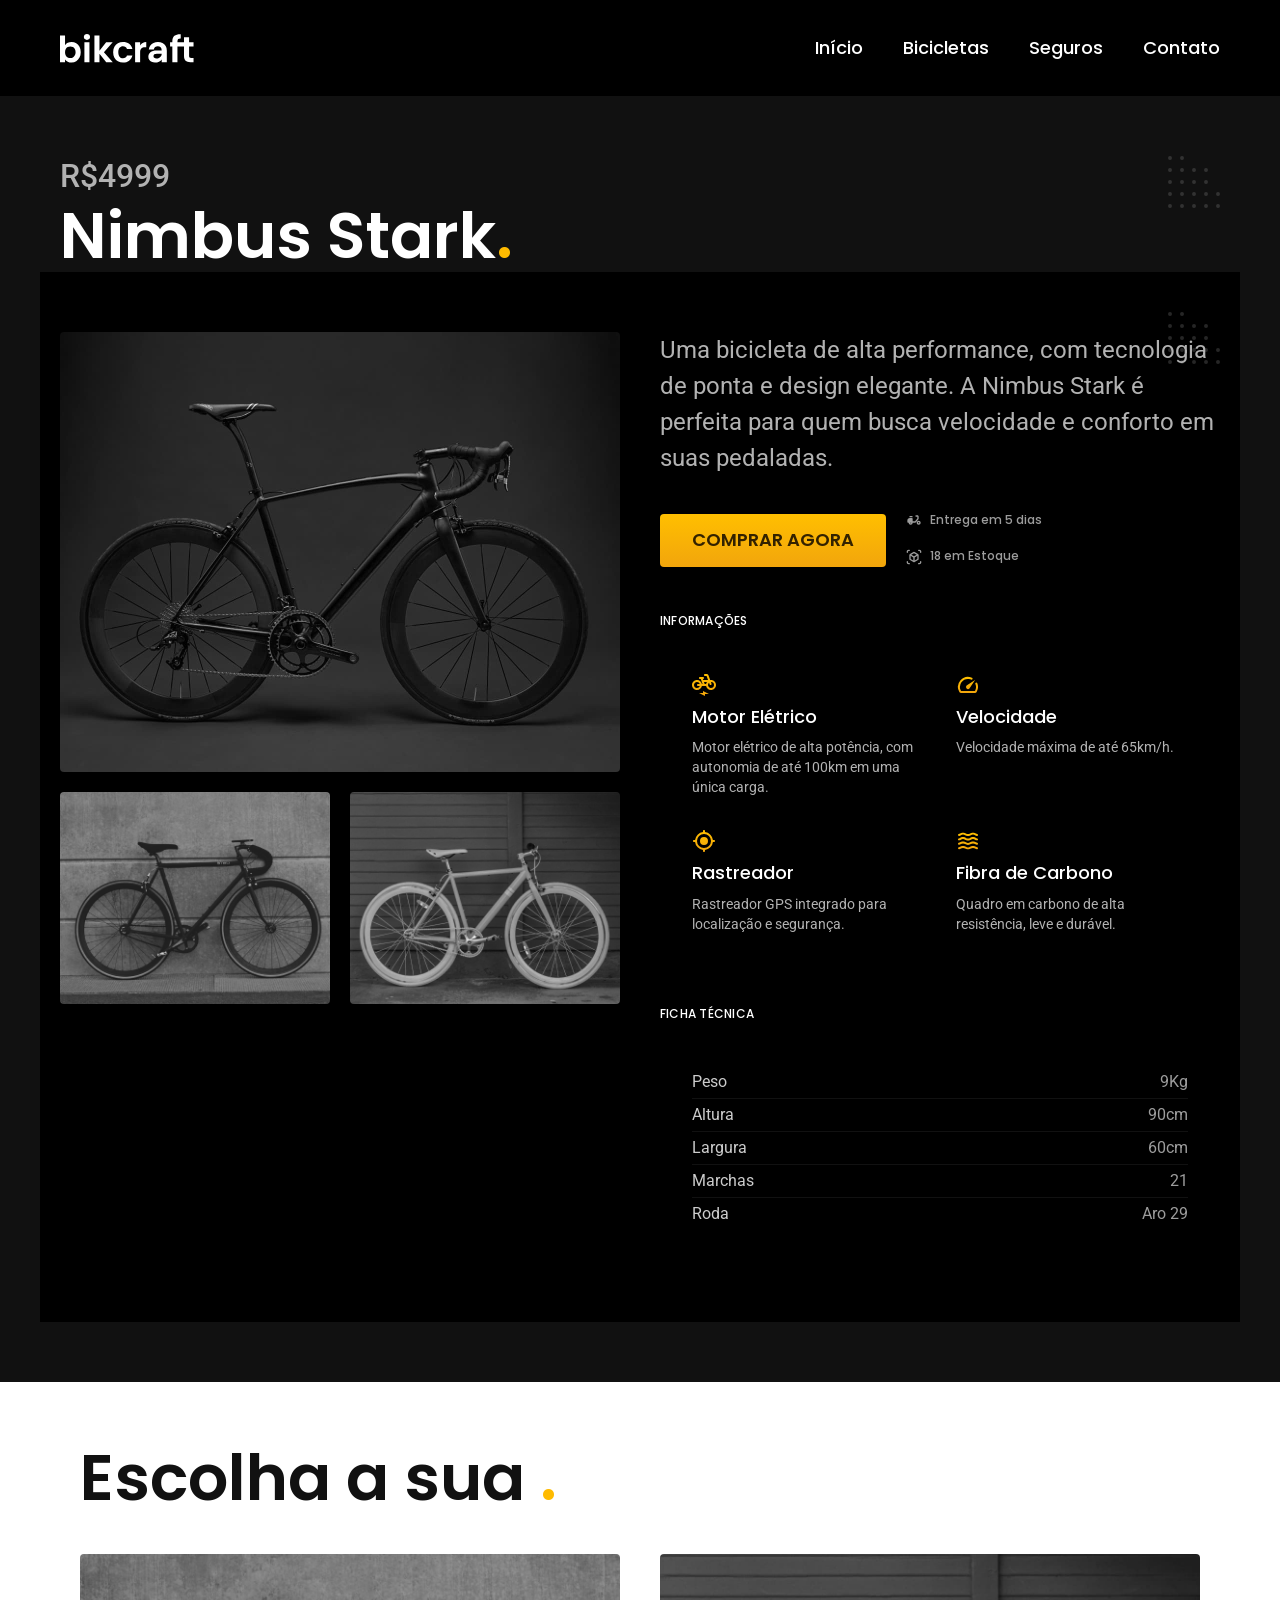
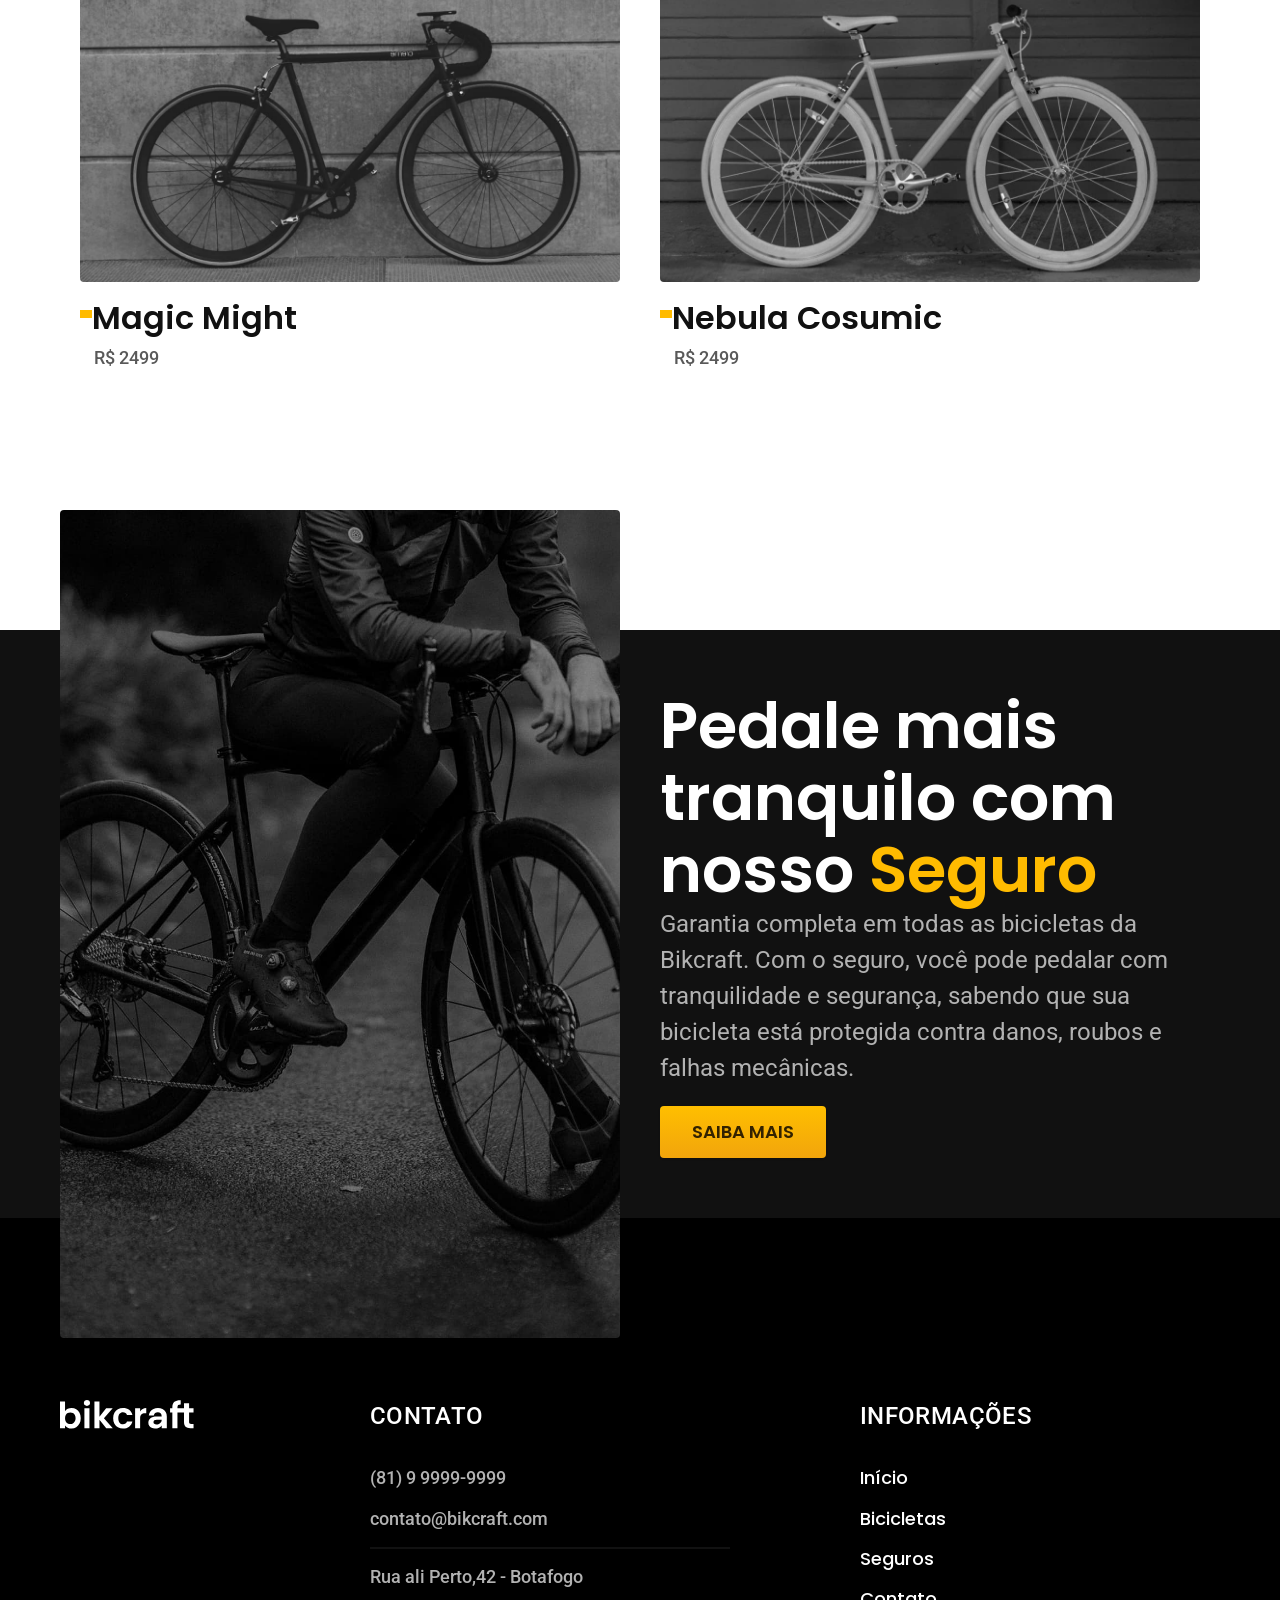
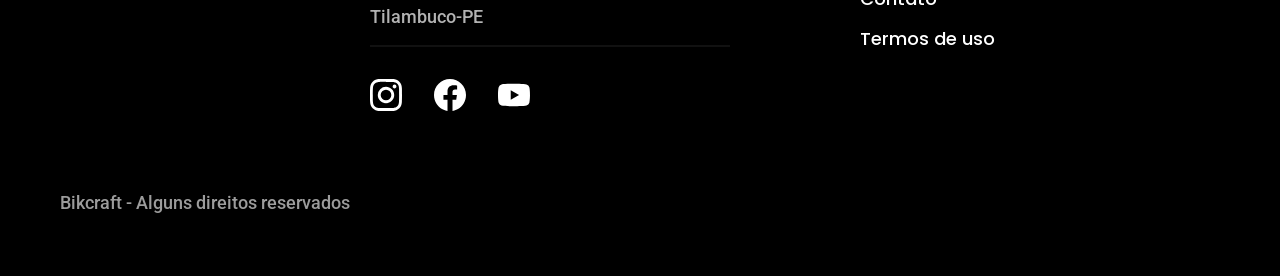
<file: bicicletas/nimbus.html>
<!DOCTYPE html>
<html lang="pt-br">

  <head>
    <meta charset="UTF-8">
    <meta name="viewport" content="width=device-width, initial-scale=1.0">
    <title>Nimbus | Bikcraft</title>
    <meta name="description" content="Bicicleta Nimbus">
    <link rel="icon" href="../favicon.svg" type="image/svg+xml">
    <link rel="preload" href="../css/style.min.css" as="style">
    <link rel="stylesheet" href="../css/style.min.css">
    <link rel="preconnect" href="https://fonts.googleapis.com">
    <link rel="preconnect" href="https://fonts.gstatic.com" crossorigin>
    <link
      href="https://fonts.googleapis.com/css2?family=Poppins:wght@400;600&family=Roboto:ital,wght@0,500;1,500&display=swap"
      rel="stylesheet">
    <link href="https://fonts.googleapis.com/css2?family=Merriweather:ital,opsz@1,18..144&display=swap"
      rel="stylesheet">
    <script>document.documentElement.classList.add('js')</script>
  </head>

  <body id="bicicleta">
    <header class="header-bg">
      <div class="header container">
        <a href="../index.html"><img src="../img/bikcraft.svg" alt="Bikcraft" width="136" height="32"></a>
        <nav aria-label="Principal">
          <ul class="header-menu font-1-m cor-0">
            <li><a href="../index.html">Início</a></li>
            <li><a href="../bicicletas.html">Bicicletas</a></li>
            <li><a href="../seguros.html">Seguros</a></li>
            <li><a href="../contato.html">Contato</a></li>
          </ul>
        </nav>
      </div>
    </header>

    <main class="titulo-bg">
      <div>
        <div class="titulo container">
          <p class="font-2-xl cor-5">R$4999</p>
          <h1 class="font-1-xxl cor-0">Nimbus Stark<span class="cor-p1">.</span></h1>
        </div>
      </div>

      <div class="bicicleta container">
        <div class="bicicleta-imagens">
          <img src="../img/bicicleta/nimbus1.jpg" alt="Bicicleta Nimbus Stark" width="1120" height="880">
          <img src="../img/bicicleta/nimbus2.jpg" alt="Bicicleta Nimbus Stark" width="1120" height="880">
          <img src="../img/bicicleta/nimbus3.jpg" alt="Bicicleta Nimbus Stark" width="1120" height="880">
        </div>
        <div class="bicicleta-conteudo">
          <p class="font-2-l cor-5">Uma bicicleta de alta performance, com tecnologia de ponta e design elegante. A
            Nimbus Stark é perfeita para quem busca velocidade e conforto em suas pedaladas.</p>
          <div class="bicicleta-comprar">
            <a class="botao" href="../orcamento.html?tipo=bikcraft&produto=nimbus">Comprar Agora</a>
            <span class="font-1-xs cor-6"><img src="../img/icones/entrega.svg" alt="" width="16" height="16">Entrega em
              5 dias</span>
            <span class="font-1-xs cor-6"><img src="../img/icones/estoque.svg" alt="" width="16" height="16">18 em
              Estoque</span>
          </div>
          <h2 class="font-1-xs cor-0">Informações</h2>
          <ul class="bicicleta-informacoes">
            <li>
              <img src="../img/icones/eletrica.svg" alt="" width="32" height="32">
              <h3 class="font-1-m cor-0">Motor Elétrico</h3>
              <p class="font-2-xs cor-5">Motor elétrico de alta potência, com autonomia de até 100km em uma única carga.
              </p>
            </li>
            <li>
              <img src="../img/icones/velocidade.svg" alt="" width="32" height="32">
              <h3 class="font-1-m cor-0">Velocidade</h3>
              <p class="font-2-xs cor-5">Velocidade máxima de até 65km/h.
              </p>
            </li>
            <li>
              <img src="../img/icones/rastreador.svg" alt="" width="32" height="32">
              <h3 class="font-1-m cor-0">Rastreador</h3>
              <p class="font-2-xs cor-5">Rastreador GPS integrado para localização e segurança.
              </p>
            </li>
            <li>
              <img src="../img/icones/carbono.svg" alt="" width="32" height="32">
              <h3 class="font-1-m cor-0">Fibra de Carbono</h3>
              <p class="font-2-xs cor-5">Quadro em carbono de alta resistência, leve e durável.
              </p>
            </li>
          </ul>
          <h2 class="font-1-xs cor-0">Ficha Técnica</h2>
          <ul class="bicicletas-ficha font-2-s cor-4">
            <li>Peso <span>9Kg</span></li>
            <li>Altura <span>90cm</span></li>
            <li>Largura <span>60cm</span></li>
            <li>Marchas <span>21</span></li>
            <li>Roda <span>Aro 29</span></li>
          </ul>
        </div>
      </div>

    </main>

    <article class="bicicletas-lista container">
      <h2 class="container font-1-xxl">Escolha a sua <span class="cor-p1">.</span></h2>
      <ul>
        <li>
          <a href="./magic.html">
            <img src="../img/bicicletas/magic.jpg" alt="Bicicleta Preta" width="1120" height="680">
            <h3 class="font-1-xl">Magic Might</h3>
            <span class="font-2-m cor-8">R$ 2499</span>
          </a>
        </li>
        <li>
          <a href="./nebula.html">
            <img src="../img/bicicletas/nebula.jpg" alt="Bicicleta Preta" width="1120" height="680">
            <h3 class="font-1-xl">Nebula Cosumic</h3>
            <span class="font-2-m cor-8">R$ 2499</span>
          </a>
        </li>
      </ul>
    </article>

    <article class="seguro-bg">
      <div class="seguro container">
        <div class="seguro-imagem">
          <img src="../img/fotos/seguros.jpg" alt="Pessoa parada em cima de uma bicicleta" width="1360" height="1512">
        </div>
        <div class="seguro-conteudo">
          <h2 class="font-1-xxl cor-0">Pedale mais tranquilo com nosso <span class="cor-p1">Seguro</span></h2>
          <p class="font-2-l cor-5">Garantia completa em todas as bicicletas da Bikcraft. Com o seguro, você pode
            pedalar com tranquilidade e segurança, sabendo que sua bicicleta está protegida contra danos, roubos e
            falhas mecânicas.</p>
          <a href="../seguros.html" class="botao">Saiba Mais</a>
        </div>
      </div>
    </article>

    <footer class="footer-bg">
      <div class="footer container">
        <img src="../img/bikcraft.svg" alt="Bikcraft" width="136" height="32">
        <div class="footer-contato">
          <h3 class="font-2-l-b cor-0">Contato</h3>
          <ul class="font-2-m cor-5">
            <li><a href="tel:+5581999999999">(81)&nbsp;9&nbsp;9999&#8209;9999</a></li>
            <li><a href="mailto:contato@bikcraft.com">contato@bikcraft.com</a></li>
            <li>Rua ali Perto,42 - Botafogo</li>
            <li>Tilambuco-PE</li>
          </ul>
          <div class="footer-redes">
            <a href="../index.html"><img src="../img/redes/instagram.svg" alt="Instagram" width="32" height="32"></a>
            <a href="../index.html"><img src="../img/redes/facebook.svg" alt="Facebook" width="32" height="32"></a>
            <a href="../index.html"><img src="../img/redes/youtube.svg" alt="YouTube" width="32" height="32"></a>
          </div>
        </div>
        <div class="footer-informacoes">
          <h3 class="font-2-l-b cor-0">Informações</h3>
          <nav aria-label="Secundária">
            <ul class="font-1-m cor-0">
              <li><a href="../index.html">Início</a></li>
              <li><a href="../bicicletas.html">Bicicletas</a></li>
              <li><a href="../seguros.html">Seguros</a></li>
              <li><a href="../contato.html">Contato</a></li>
              <li><a href="../termos.html">Termos de uso</a></li>
            </ul>
          </nav>
        </div>
        <p class="footer-copy font-2-m cor-6">Bikcraft - Alguns direitos reservados</p>
      </div>
    </footer>
    <script src="../js/script.js"></script>
  </body>

</html>
</file>
<file: css/style.min.css>
body{margin:0;font-family:Arial,Helvetica,sans-serif;color:#111}blockquote,dd,h1,h2,h3,h4,p,ul{margin:0}ul{padding:0;list-style:none}a{text-decoration:none;color:inherit}img{max-width:100%;display:block;height:auto}[src$=".jpg"]{border-radius:4px}.header-bg{background-color:var(--cor-12)}.header{display:flex;flex-wrap:wrap;gap:20px;justify-content:space-between;align-items:center;padding-top:20px;padding-bottom:20px}.header-menu{display:flex;flex-wrap:wrap;gap:40px}.header-menu a{display:inline-block;padding:16px 0;position:relative}.header-menu a::after{content:"";display:block;height:2px;width:0%;background-color:var(--cor-0);margin-top:4px;transition:width ease-in .3s;position:absolute}.header-menu a.ativo::after,.header-menu a:hover::after{width:100%}@media (max-width:800px){.header-menu{gap:20px}.header-menu a{background:var(--cor-11);padding:12px 16px;border-radius:4px}.header-menu a:hover{background-color:var(--cor-10)}.header a::after{display:none}}@media (max-width:600px){.header-menu{gap:12px}.header-menu a{padding:8px 12px;font-size:14px}}.footer-bg{background-color:var(--cor-12)}.footer{display:grid;grid-template-columns:3fr 5fr 4fr;gap:40px;padding-top:60px;padding-bottom:60px}.footer h3{margin-bottom:32px}.footer-contato ul{margin-bottom:32px}.footer li{margin-bottom:16px}.footer-contato li:nth-child(2)::after,.footer-contato li:nth-child(4)::after{content:"";display:block;max-width:360px;background:var(--cor-11);height:2px;margin-top:16px}.footer-redes{display:flex;gap:32px}.footer a:hover{color:var(--cor-0)}.footer-copy{grid-column:1/-1;margin-top:40px}@media (max-width:800px){.footer>img{display:none}.footer{grid-template-columns:1fr 1fr}}@media (max-width:600px){.footer{grid-template-columns:1fr;gap:60px}.footer-copy{margin-top:0}}.container{box-sizing:border-box;max-width:1200px;padding-left:20px;padding-right:20px;margin-left:auto;margin-right:auto}.botao{display:inline-block;font-family:Poppins;font-weight:600;padding:16px 32px;background:linear-gradient(#ffbf00,#f2a50c);border-radius:4px;box-shadow:0 1px 2px rgba(0,0,0,.1);text-transform:uppercase;color:var(--cor-p5);font-size:1.125rem;line-height:1.133;transition:background,transform ease-in .3s;max-width:max-content;border:none;cursor:pointer}.botao.secundario{background:var(--cor-10);color:var(--cor-2);transition:background .3s}.botao.secundario:hover{background:var(--cor-9)}.botao:hover{background:linear-gradient(#ffb60d,#e59317);transform:scale(1.02)}.botao.seta{display:flex;align-items:center}.botao.seta::after{content:"";display:inline-block;width:18px;height:10px;margin-left:12px;background:url(../img/icones/seta.svg);transition:transform ease-in .2s}.botao.seta:hover::after{transform:translateX(5px)}@media (max-width:600px){.botao{padding:12px 16px;font-size:16px}}.link{display:inline-block;color:var(--cor-p1);font:500 1.5rem/1.5 Poppins,sans-serif;text-transform:uppercase;transition:transform ease-in .3s}.link::after{content:"";display:block;height:4px;width:100%;background-color:currentColor;margin-top:4px;transition:all ease-in .3s}.link:hover{transform:scale(1.03);color:var(--cor-0)}.titulo-bg{background-color:var(--cor-11);padding-top:60px;padding-bottom:60px}.titulo{background:url("../img/dec/top-right.svg") no-repeat top right 20px}.titulo p{margin-bottom:4px}@media (max-width:800px){.titulo-bg{padding-top:40px;padding-bottom:40px}.titulo p{font-size:1rem;text-transform:lowercase;font-weight:400}}:root{--cor-0:#ffffff;--cor-1:#f7f7f7;--cor-2:#ededed;--cor-3:#dedede;--cor-4:#cccccc;--cor-5:#b2b2b2;--cor-6:#9c9c9c;--cor-7:#717171;--cor-8:#595959;--cor-9:#404040;--cor-10:#2e2e2e;--cor-11:#111111;--cor-12:#000000;--cor-p1:#ffbb00;--cor-p2:#e4a30b;--cor-p3:#a66f00;--cor-p4:#664400;--cor-p5:#332200}.cor-0{color:var(--cor-0)}.cor-1{color:var(--cor-1)}.cor-2{color:var(--cor-2)}.cor-3{color:var(--cor-3)}.cor-4{color:var(--cor-4)}.cor-5{color:var(--cor-5)}.cor-6{color:var(--cor-6)}.cor-7{color:var(--cor-7)}.cor-8{color:var(--cor-8)}.cor-9{color:var(--cor-9)}.cor-10{color:var(--cor-10)}.cor-11{color:var(--cor-11)}.cor-12{color:var(--cor-12)}.cor-p1{color:var(--cor-p1)}.cor-p2{color:var(--cor-p2)}.cor-p3{color:var(--cor-p3)}.cor-p4{color:var(--cor-p4)}.cor-p5{color:var(--cor-p5)}.font-1-xs{font:500 0.75rem/1.35 Poppins,sans-serif}.font-2-xs{font:400 0.875rem/1.43 Roboto,sans-serif}.font-1-s{font:500 1rem/1.5 Poppins,sans-serif}.font-2-s{font:400 1rem/1.5 Roboto,sans-serif}.font-1-m,.font-1-m-b{font:500 1.125rem/1.35 Poppins,sans-serif}.font-1-m-b{font-weight:600}.font-2-m{font:500 1.125rem/1.35 Roboto,sans-serif}.font-1-l{font:500 1.5rem/1.5 Poppins,sans-serif}.font-2-l,.font-2-l-b{font:400 1.5rem/1.5 Roboto,sans-serif}.font-2-l-b{font-weight:500;letter-spacing:.015em;text-transform:uppercase}.font-1-xl{font:600 2rem/1.25 Poppins,sans-serif}.font-2-xl{font:500 2rem/1.25 Roboto,sans-serif}.font-1-xxl{font:600 4rem/1.125 Poppins,sans-serif}@media (max-width:1200px){.font-1-xxl{font-size:3rem}.font-2-l{font-size:1.125rem}.font-2-l-b{font-size:1.125rem}}@media (max-width:800px){.font-1-xxl{font-size:2rem}.font-1-xl,.font-2-xl{font-size:1.5rem}}.form{display:grid;grid-template-columns:1fr 1fr;gap:20px}.form label{display:block;font:600 1rem/1.5 Poppins,sans-serif;margin-bottom:4px}.form .col-2{grid-column:span 2}.form input[type=email],.form input[type=text],.form textarea{font:400 1rem/1.5 Roboto,sans-serif;background:var(--cor-1);border:1px solid var(--cor-2);padding:12px;border-radius:4px;width:100%;box-sizing:border-box}.form input[type=email]:focus,.form input[type=text]:focus,.form textarea:focus{outline:var(--cor-p1);background:var(--cor-0);box-shadow:0 0 0 2px var(#fea)}@media (max-width:600px){.form{grid-template-columns:1fr}.form .col-2{grid-column:span 1}}.js .fadeInDown{transform:translate3d(0,-20px,0)}.js .fadeInUp{transform:translate3d(0,20px,0)}.js .fadeInRight{transform:translate3d(20px,0,0)}.js .fadeInLeft{transform:translate3d(-20px,0,0)}.js [data-anime]{opacity:0}.js .anime{opacity:1;transform:none;transition:transform .8s,opacity .8s}.introducao-bg{background:var(--cor-12) url("../img/dec/bottom-left.svg") no-repeat bottom 160px left 20px;color:var(--cor-0);box-shadow:inset 0 -120px var(--cor-0)}.introducao{display:grid;grid-template-columns:1fr 1fr;gap:0 40px}.introducao-conteudo{align-self:end;padding-bottom:200px}.introducao img{width:100%;height:100%;object-fit:cover;border-radius:4px}.introducao h1{margin-bottom:32px}.introducao h1 span{color:var(--cor-p1)}.introducao p{margin-bottom:20px;color:var(--cor-5)}@media (max-width:1200px){.introducao h1{font-size:3rem}.introducao p{font-size:1.125rem}}@media (max-width:800px){.introducao-bg{background:var(--cor-11);padding-bottom:40px;box-shadow:inset -60px var(--cor-0)}.introducao{grid-template-columns:1fr;gap:32px}.introducao-conteudo{padding-bottom:0;padding-top:20px}.introducao h1{font-size:2rem;margin-bottom:16px}.introducao img{height:300px;width:100%}}.tecnologia-bg{background-color:var(--cor-11);box-shadow:inset 0 80px var(--cor-0),inset 0 -80px var(--cor-0)}.tecnologia{display:grid;grid-template-columns:1fr 1fr;gap:40px}.tecnologia-imagem img{width:100%;height:100%;object-fit:cover;object-position:left}.tecnologia-conteudo{padding-top:160px;padding-bottom:160px}.tecnologia-conteudo>span{display:block;margin-bottom:20px}.tecnologia-conteudo h2{margin-bottom:32px}.tecnologia-conteudo>p{margin-bottom:20px}.tecnologia a{margin-bottom:80px}.tecnologia-vantagens{display:flex;gap:40px}.tecnologia-vantagens h3{margin-bottom:8px;width:max-content}.tecnologia-vantagens img{width:24px;margin-bottom:8px}@media (max-width:800px){.tecnologia-bg{box-shadow:initial}.tecnologia{grid-template-columns:1fr}.tecnologia-conteudo{padding-top:60px;padding-bottom:60px}.tecnologia-vantagens{flex-direction:column;gap:20px}.tecnologia-imagem{display:none}.tecnologia a{margin-bottom:60px}}.parceiros{padding-top:60px;padding-bottom:120px}.parceiros h2{margin-bottom:60px}.parceiros ul{padding:0 20px;max-width:1400px;display:grid;grid-template-columns:repeat(4,1fr);margin:0 auto}.parceiros li{display:flex;padding:32px;border-left:2px solid var(--cor-2)}.parceiros img{margin:auto}.parceiros li:first-child,.parceiros li:nth-child(5){border-left:none}.parceiros li:nth-child(n+5){border-top:2px solid var(--cor-2)}@media (max-width:800px){.parceiros li{padding:20px}.parceiros h2{margin-bottom:20px}.parceiros ul{grid-template-columns:repeat(2,1fr)}.parceiros li:nth-child(n+3){border-top:2px solid var(--cor-2)}.parceiros li:nth-child(odd){border-left:none}}.depoimento{display:grid;grid-template-columns:1fr 1fr;background-color:var(--cor-p1);overflow:hidden}.depoimento img{width:100%;height:100%;object-fit:cover;border-radius:0}.depoimento-conteudo{padding:40px 40px 80px 80px;align-self:end;background:url("../img/dec/bottom-right-p.svg") no-repeat bottom 40px right 40px}.depoimento-conteudo p{font-family:Merriweather,serif;font-size:italic;font-weight:900;margin-bottom:32px;max-width:32ch;position:relative}.depoimento-conteudo p::before{content:"“";font-size:5rem;color:var(--cor-p2);position:absolute;left:-50px;top:-20px}.depoimento-conteudo p::after{content:"”";font-size:5rem;color:var(--cor-p2);position:absolute}@media (max-width:800px){.depoimento{grid-template-columns:1fr;text-align:center}.depoimento-conteudo{padding:40px 20px;justify-self:center}.depoimento img{max-height:400px}}@media (min-width:1200px){.depoimento img{max-height:520px}}.bicicletas-lista{padding-top:60px;padding-bottom:120px}.bicicletas-lista h2{margin-bottom:40px}.bicicletas-lista ul{display:flex;gap:40px;padding:0 20px 20px 20px;max-width:1400px;margin:0 auto;overflow-x:auto}#bicicleta .bicicletas-listas ul{padding:0 0 20px px}.bicicletas-lista li{min-width:280px}.bicicletas-lista a{display:block}.bicicletas-lista img{margin-bottom:16px}.bicicletas-lista h3{margin-bottom:8px;display:flex;align-items:center}.bicicletas-lista h3::before{content:"";display:inline-block;background-color:var(--cor-p1);height:8px;margin-bottom:8px;width:12px;transition:width .3s}.bicicletas-lista a:hover h3::before{width:24px}.bicicletas-lista li span{padding-left:14px}@media (max-width:800px){.bicicletas-lista{padding-bottom:60px}.bicicletas-lista ul{gap:1.25rem}}.bicicletas-bg{background:linear-gradient(to right,var(--cor-0) 30%,var(--cor-11) 30%)}.bicicletas{display:grid;grid-template-columns:1fr 1fr;gap:40px;padding-top:60px;padding-bottom:60px}.bicicletas-imagem{position:relative}.bicicletas-imagem span{background:var(--cor-12);display:inline-block;padding:8px 16px 8px 8px;position:absolute;top:0;border-radius:0 0 4px 0}.bicicletas-conteudo{display:grid;grid-template-columns:1fr auto;align-content:start}.bicicletas h2,.bicicletas p{grid-column:1/-1}.bicicletas h2{margin-bottom:20px}.bicicletas h2::before{content:"";display:block;width:12px;height:8px;background-color:var(--cor-p1);margin-bottom:8px}.bicicletas p{margin-bottom:32px}.bicicletas a{place-self:end}.bicicletas li{align-items:center;display:flex}.bicicletas li+li{margin-top:12px}.bicicletas-conteudo img{width:24px;margin-right:8px;align-content:start}@media (max-width:800px){.bicicletas{grid-template-columns:1fr;gap:20px;padding-top:40px;padding-bottom:40px}.bicicletas-bg{background:var(--cor-11)}}@media (max-width:600px){.bicicletas-conteudo{grid-template-columns:1fr}.bicicletas-conteudo ul{margin-bottom:32px;grid-template-columns:1fr 1fr;display:grid;font-size:1rem}.bicicletas a{place-self:start}}.bicicleta{display:grid;grid-template-columns:1fr 1fr;align-items:start;gap:40px;padding-top:60px;padding-bottom:60px;background:var(--cor-12) url("../img/dec/top-right.svg") no-repeat top 40px right 20px}#bicicleta .titulo p{text-transform:uppercase}.bicicleta-imagens{display:flex;flex-wrap:wrap;gap:20px}.bicicleta-imagens img{flex:1;min-width:200px}.bicicleta-imagens img:first-child{min-width:100%}.bicicleta-conteudo>p{margin-bottom:32px}.bicicleta-comprar{display:grid;grid-template-columns:max-content auto;align-items:center;justify-items:start;gap:8px 12px;margin-bottom:40px}.bicicleta-comprar a{grid-row:span 2}.bicicleta-comprar span{display:flex;align-items:center;background-color:var(--cor-12);padding:4px 8px;border-radius:4px;gap:8px;margin-bottom:4px}.bicicleta-conteudo h2{text-transform:uppercase;letter-spacing:.015rem;margin-bottom:12px}.bicicleta-informacoes,.bicicletas-ficha{padding:32px;background-color:var(--cor-12);border-radius:4px}.bicicleta-informacoes{margin-bottom:40px;display:grid;grid-template-columns:1fr 1fr;gap:32px}.bicicleta-informacoes img{width:24px;margin-bottom:8px}.bicicleta-informacoes h3{margin-bottom:8px}.bicicletas-ficha li{padding:4px 0;display:flex;justify-content:space-between;border-bottom:1px solid var(--cor-11)}.bicicletas-ficha li:last-child{border-bottom:none}.bicicletas-ficha span{color:var(--cor-6)}@media (max-width:800px){.bicicleta{grid-template-columns:1fr;padding-top:40px;padding-bottom:40px}.bicicleta-imagens{grid-row:2}}@media (max-width:400px){.bicicleta-informacoes{grid-template-columns:1fr}.bicicleta-comprar{grid-template-columns:1fr}}.seguro-bg{background-color:var(--cor-11);box-shadow:inset 0 120px var(--cor-0),inset 0 -120px var(--cor-12)}.seguro{display:grid;grid-template-columns:1fr 1fr;gap:40px}.seguro img{width:100%;height:100%;object-fit:cover;border-radius:4px}.seguro-conteudo{padding-top:180px;padding-bottom:180px}.seguro g2{margin-bottom:32px}.seguro p{margin-bottom:20px}@media (max-width:800px){.seguro-bg{box-shadow:inset 0 -60px var(--cor-12)}.seguro{grid-template-columns:1fr}.seguro-conteudo{grid-row:1;padding-top:40px;padding-bottom:0}}.seguros-bg{background-color:var(--cor-11)}.seguros{padding-top:60px;padding-bottom:60px;display:grid;grid-template-columns:1fr 1fr;gap:40px;align-items:center}#seguros .seguros{padding-top:0}.seguros h2{grid-column:1/-1}.seguros-item{background-color:var(--cor-12);padding:32px 32px 32px 60px;display:grid;grid-template-columns:1fr auto;border-radius:4px}.seguros-item h3{margin-bottom:40px}.seguros-item span{grid-column:2;display:block;text-align:right}.seguros-item ul{grid-column:1/-1;margin-bottom:32px}.seguros-item li+li{margin-top:20px}.seguros-item li{display:flex;align-items:center;position:relative}.seguros-item li::before{content:"✓";color:var(--cor-p2);left:-21px;position:absolute}.seguros-item a{grid-column:1/-1}@media (max-width:800px){.seguros{grid-template-columns:1fr}}.perguntas{padding-bottom:120px;padding-top:120px}.perguntas h2{margin-bottom:60px}.perguntas dl>div{padding:20px;border-radius:4px}.perguntas dl>div:nth-child(odd){background-color:var(--cor-1)}.perguntas button{display:grid;grid-template-columns:auto 1fr auto;align-items:center;gap:8px;cursor:pointer;border:none;background:0 0;width:100%;text-align:left}.perguntas button::before{content:"";display:inline-block;width:12px;height:8px;background-color:var(--cor-p1)}.perguntas button::after{content:"";display:inline-block;width:14px;height:6px;background:url("../img/icones/seta-abrir.svg");background-repeat:no-repeat;background-position:center;transform:rotate(0);transition:transform .6s}.perguntas button:focus-visible::after,.perguntas button[aria-expanded=true]::after{transform:rotate(180deg)}.js .perguntas dd{display:none}.js .perguntas dd.ativa{display:block}.perguntas dd{padding-left:20px;padding-top:16px;max-width:80ch}@media (max-width:800px){.perguntas{padding-bottom:60px;padding-top:60px}.perguntas h2{margin-bottom:40px}}.vantagens-bg{background-color:var(--cor-12)}.vantagens{padding-top:120px;padding-bottom:120px}.vantagens h2{margin-bottom:60px}.vantagens ul{display:grid;grid-template-columns:repeat(auto-fit,minmax(280px,max-content));gap:40px 80px}.vantagens h3,.vantagens img{margin-bottom:8px}@media (max-width:800px){.vantagens{padding-top:60px;padding-bottom:60px}.vantagens h2{margin-bottom:40px}.vantagens ul{gap:20px}}.termos{padding-top:80px;padding-bottom:80px}.termos h2{font-weight:600;margin-bottom:20px}.termos p{margin-bottom:24px;max-width:75ch}.termos p+h2{margin-top:40px}#contato{background:linear-gradient(var(--cor-11) 600px,var(--cor-1) 0)}.contato{display:grid;grid-template-columns:5fr 7fr}.contato-dados,.contato-formulario{padding:60px;box-shadow:0 1px 2px rgba(0,0,0,.1)}.contato-dados{border-radius:5px 0 0 5px;background:var(--cor-12)}.contato-formulario{border-radius:0 5px 5px 0;background:var(--cor-0)}.contato-dados h2{font-size:32px;margin-bottom:60px}.contato-endereco{margin-bottom:32px;padding-left:28px;background:url("../img/icones/local.svg") no-repeat 0 2px}.contato-endereco p{margin-bottom:8px}.contato-meios a{display:block;max-width:max-content;margin-bottom:8px;padding-left:28px}.contato-meios a:hover{color:var(--cor-0)}.contato-meios a:first-child{background:url("../img/icones/email.svg") no-repeat 0 2px}.contato-meios a:nth-child(2){margin-bottom:32px}.contato-meios a:nth-child(3){background:url("../img/icones/telefone.svg") no-repeat 0 2px;margin-bottom:60px}.contato-redes{display:flex;gap:32px;padding-left:28px}@media (max-width:800px){.contato{grid-template-columns:1fr}.contato-dados,.contato-formulario{padding:20px}.contato-dados{border-radius:5px 5px 0 0}.contato-formulario{border-radius:0 0 5px 5px}.contato-dados h2,.contato-meios a:nth-child(3){margin-bottom:32px}.contato-redes{margin-bottom:12px}}.lojas{display:grid;grid-template-columns:1fr 1fr;gap:0 40px;padding-top:120px;padding-bottom:120px}.lojas h2{grid-column:1/-1;margin-bottom:60px}.lojas img{border-radius:4px 4px 0 0}.lojas-item{border-radius:4px;background:var(--cor-0);box-shadow:0 1px 2px rgba(0,0,0,.1)}.lojas-conteudo{display:grid;grid-template-columns:1fr 1fr;gap:32px 16px;padding:32px}.lojas-conteudo h3,.lojas-tempo{grid-column:1/-1}.lojas-dados{display:grid;gap:8px;border-left:2px solid var(--cor-2);padding-left:12px}.lojas-tempo{display:flex;align-items:center;gap:8px}@media (max-width:800px){.lojas{gap:20px;padding-top:60px;padding-bottom:60px}.lojas h2{margin-bottom:32px}.lojas-conteudo{grid-template-columns:1fr}}@media (max-width:600px){.lojas{grid-template-columns:1fr}}#orcamento{background-image:linear-gradient(var(--cor-11) 700px,var(--cor-1) 0)}.orcamento{display:grid;grid-template-columns:5fr 7fr;padding-bottom:120px}.orcamento h2{text-transform:uppercase;display:flex;align-items:center;position:relative}.orcamento h2::before{content:"";display:inline-block;width:4px;height:8px;background-color:var(--cor-p1);margin-right:8px;position:absolute;left:-12px}.orcamento-dados,.orcamento-produto{padding:60px;box-shadow:0 1px 2px rgba(0,0,0,.1)}.orcamento-produto{border-radius:5px 0 0 5px;display:grid;grid-template-columns:1fr 1fr;align-content:start;gap:20px;background:var(--cor-12) url("../img/dec/bottom-left.svg") no-repeat bottom 20px left 20px}.orcamento-dados{border-radius:0 5px 5px 0;background:var(--cor-0) url("../img/dec/bottom-right.svg") no-repeat bottom 20px right 20px}.orcamento-conteudo h2,.orcamento-dados h2:nth-of-type(n+2){margin-top:20px}.orcamento-produto>*{grid-column:1/-1}.orcamento-produto>label{grid-column:initial}.orcamento-seguro{margin-top:20px}.orcamento-conteudo{display:none}[value=bikcraft]:checked~#orcamento-bikcraft,[value=seguro]:checked~#orcamento-seguro{display:grid;gap:20px}.radio-detalhes{display:none;box-sizing:border-box;grid-template-columns:1fr 1fr;background:var(--cor-0);padding:20px;border-radius:4px;align-items:center}.radio-detalhes li{display:flex;align-items:center;margin-bottom:8px}.radio-detalhes li img{width:16px;margin-right:8px}[type=radio]{opacity:0;position:absolute;pointer-events:none}[type=radio]+label{font:500 1rem/1.5 Poppins,sans-serif;color:var(--cor-4);background-color:var(--cor-10);padding:12px 16px;border-radius:4px;cursor:pointer;display:grid;grid-template-columns:auto 1fr auto;align-items:center;border:1px solid var(--cor-10)}[type=radio]+label:hover{background-color:var(--cor-9);border-color:var(--cor-9)}[type=radio]+label::before{box-sizing:border-box;content:"";display:inline-block;width:12px;height:12px;border:1px solid var(--cor-6);border-radius:50%;margin-right:8px}[type=radio]:focus+label{box-shadow:0 0 0 2px var(--cor-p1);border-color:var(--cor-12)}[type=radio]+label>span{display:none}[type=radio]:checked+label{background:var(--cor-0);border-color:var(--cor-0);color:var(--cor-11)}[type=radio]:checked:focus+label{border-color:var(--cor-12)}[type=radio]:checked+label::before{border:1px solid var(--cor-7);box-shadow:inset 0 0 0 3px var(--cor-0),inset 0 0 0 6px var(--cor-7)}[type=radio]:checked+label>span{display:inline-block}@keyframes radioDetalhesEntrar{from{opacity:0;transform:translateY(-8px)}to{opacity:1;transform:translateY(0)}}[type=radio]:checked+label+.radio-detalhes{display:grid;animation:radioDetalhesEntrar .3s ease}@media (max-width:1200px){.orcamento-dados,.orcamento-produto{padding:32px}}@media (max-width:800px){.orcamento{grid-template-columns:1fr}.orcamento-produto{background:var(--cor-12)}}@media (max-width:400px){.orcamento-produto{grid-template-columns:1fr}}
</file>
